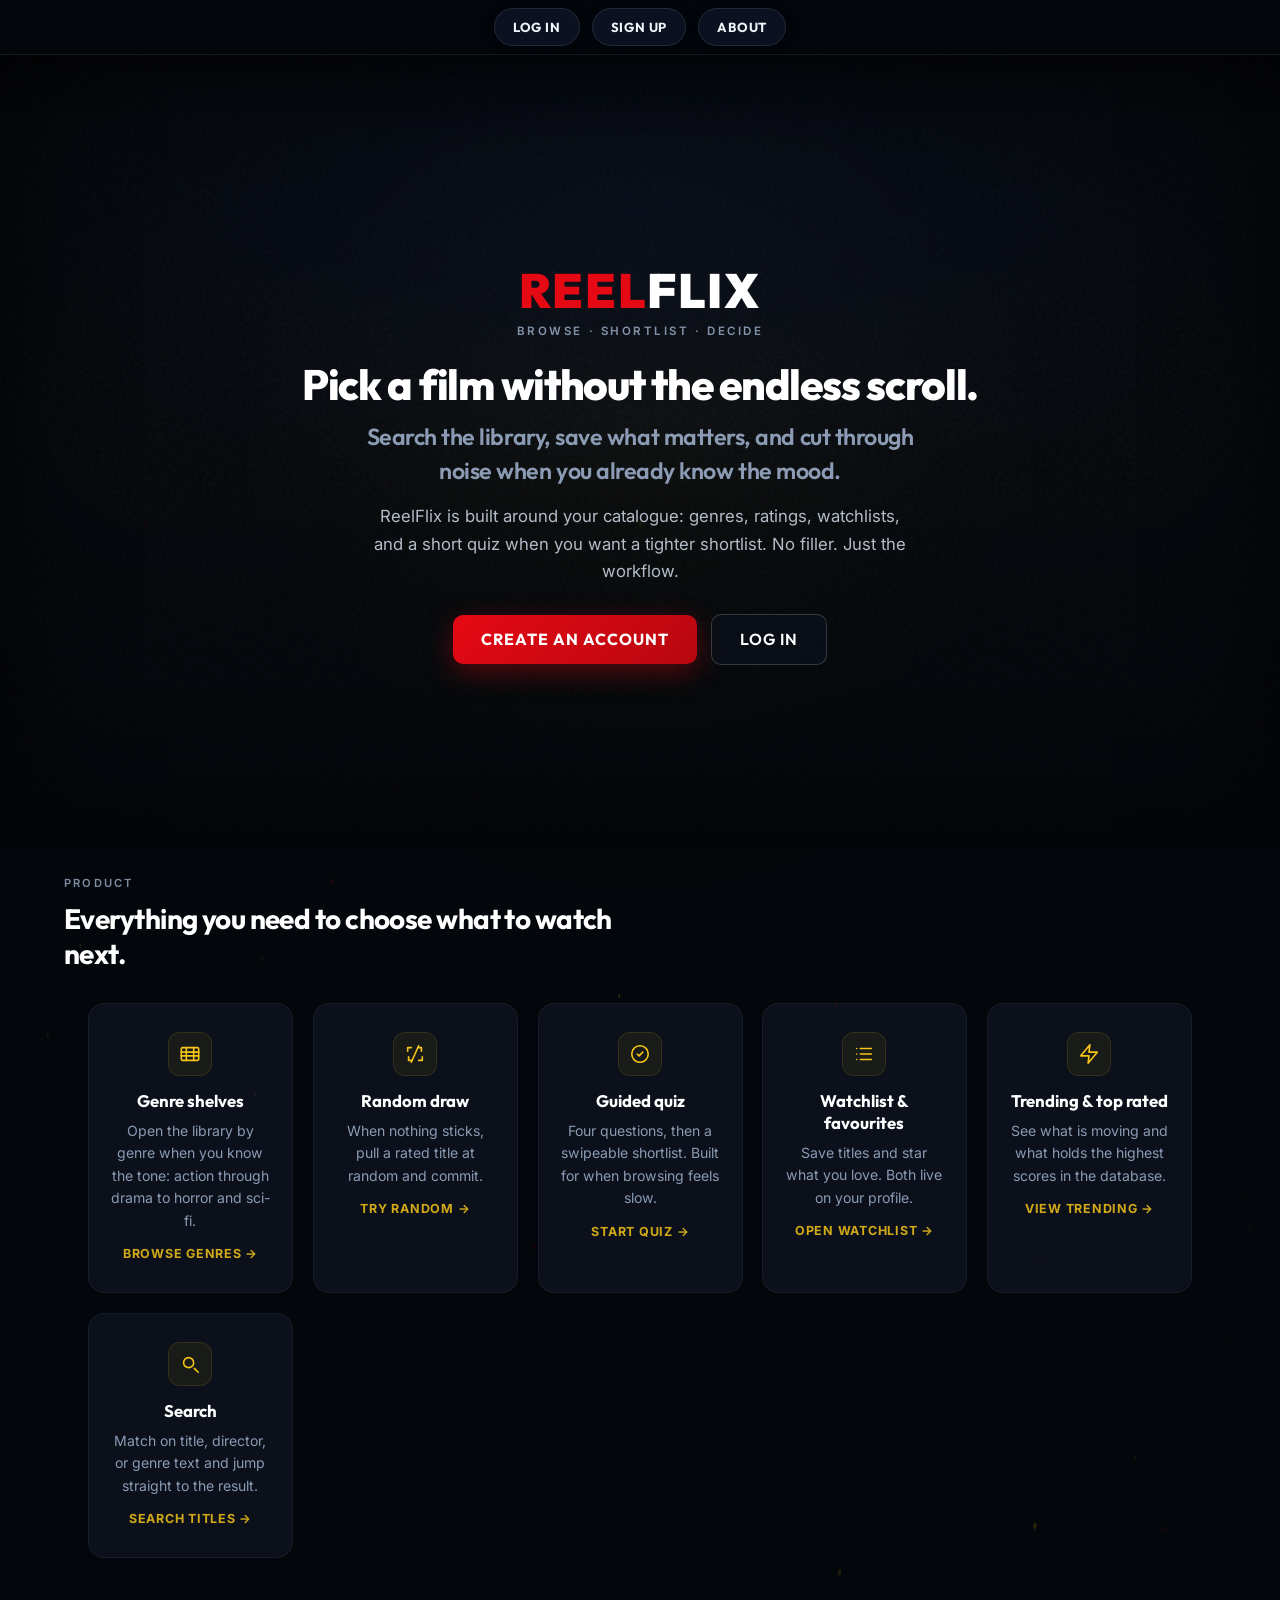
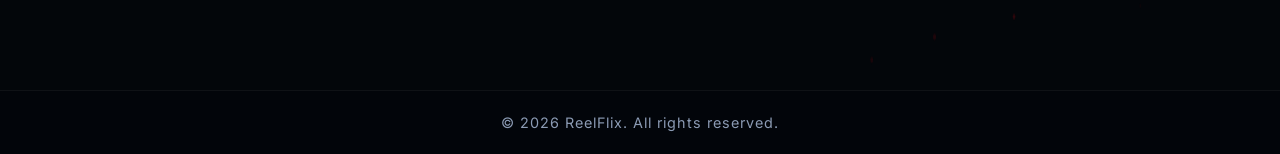
<file: ReelGoodPicks-main/index.html>
<!DOCTYPE html>
<html lang="en">
  <head>
    <meta charset="UTF-8" />
    <meta name="viewport" content="width=device-width, initial-scale=1.0" />
    <meta
      name="description"
      content="ReelFlix — browse your catalogue by genre, keep a watchlist, and decide faster with search and guided picks."
    />
    <title>ReelFlix — Film discovery</title>
    <link rel="icon" type="image/x-icon" href="images/Popcorn-icon.png" />
    <link href="https://cdn.jsdelivr.net/npm/bootstrap@5.3.0/dist/css/bootstrap.min.css" rel="stylesheet" />
    <script src="https://cdn.jsdelivr.net/npm/bootstrap@5.3.0/dist/js/bootstrap.bundle.min.js"></script>
    <link rel="stylesheet" href="css/style.css" />
  </head>

  <body class="page-landing">
    <nav class="nav-bar reveal">
      <ul>
        <li><a href="login.html">Log in</a></li>
        <li><a href="signup.php">Sign up</a></li>
        <li><a href="about.html">About</a></li>
      </ul>
    </nav>

    <section class="landing-hero" aria-labelledby="landing-heading">
      <div class="landing-hero__backdrop" aria-hidden="true">
        <div class="landing-hero__ken"></div>
      </div>
      <div class="landing-hero__scrim" aria-hidden="true"></div>
      <div class="landing-hero__vignette" aria-hidden="true"></div>
      <div class="landing-hero__grain" aria-hidden="true"></div>

      <div class="landing-hero__content">
        <p class="landing-hero__brand reveal r-delay-1" aria-hidden="true">
          <span class="brand-reel">REEL</span><span class="brand-flix">FLIX</span>
        </p>
        <p class="landing-hero__eyebrow reveal r-delay-2">Browse · Shortlist · Decide</p>
        <h1 id="landing-heading" class="landing-hero__title reveal r-delay-3">Pick a film without the endless scroll.</h1>
        <p class="landing-hero__subtitle reveal r-delay-4">
          Search the library, save what matters, and cut through noise when you already know the mood.
        </p>
        <p class="landing-hero__lead reveal r-delay-5">
          ReelFlix is built around your catalogue: genres, ratings, watchlists, and a short quiz when you want a tighter shortlist. No filler. Just the workflow.
        </p>
        <div class="landing-hero__cta reveal r-delay-6">
          <a href="signup.php" class="btn btn-landing-primary">Create an account</a>
          <a href="login.html" class="btn btn-landing-ghost">Log in</a>
        </div>
      </div>
    </section>

    <section class="landing-section" aria-labelledby="features-heading">
      <div class="landing-section__intro reveal">
        <p id="features-heading" class="landing-section__label">Product</p>
        <h2 class="landing-section__title">Everything you need to choose what to watch next.</h2>
      </div>

      <div class="features-grid features-grid--landing">
        <a href="genre.php" class="feature-card feature-card--link reveal">
          <div class="feature-card__icon" aria-hidden="true">
            <svg viewBox="0 0 24 24">
              <rect x="2.5" y="5" width="19" height="14" rx="1.5" />
              <path d="M8 5v14M16 5v14M2.5 10h19M2.5 14h19" />
            </svg>
          </div>
          <h3>Genre shelves</h3>
          <p>Open the library by genre when you know the tone: action through drama to horror and sci-fi.</p>
          <span class="feature-card__cta">Browse genres →</span>
        </a>
        <a href="random.php" class="feature-card feature-card--link reveal">
          <div class="feature-card__icon" aria-hidden="true">
            <svg viewBox="0 0 24 24">
              <path d="M4 9V5h4M20 15v4h-4M15 5h4v4M9 19H5v-4M16 3L8 21" />
            </svg>
          </div>
          <h3>Random draw</h3>
          <p>When nothing sticks, pull a rated title at random and commit.</p>
          <span class="feature-card__cta">Try random →</span>
        </a>
        <a href="test.html" class="feature-card feature-card--link reveal">
          <div class="feature-card__icon" aria-hidden="true">
            <svg viewBox="0 0 24 24">
              <circle cx="12" cy="12" r="9" />
              <path d="M9 12l2 2 4-4" />
            </svg>
          </div>
          <h3>Guided quiz</h3>
          <p>Four questions, then a swipeable shortlist. Built for when browsing feels slow.</p>
          <span class="feature-card__cta">Start quiz →</span>
        </a>
        <a href="watchlist.php" class="feature-card feature-card--link reveal">
          <div class="feature-card__icon" aria-hidden="true">
            <svg viewBox="0 0 24 24">
              <path d="M8 6h12M8 12h12M8 18h12M4 6h.01M4 12h.01M4 18h.01" />
            </svg>
          </div>
          <h3>Watchlist &amp; favourites</h3>
          <p>Save titles and star what you love. Both live on your profile.</p>
          <span class="feature-card__cta">Open watchlist →</span>
        </a>
        <a href="trending.php" class="feature-card feature-card--link reveal">
          <div class="feature-card__icon" aria-hidden="true">
            <svg viewBox="0 0 24 24">
              <path d="M13 2L3 14h9l-1 8 10-12h-9l1-8z" />
            </svg>
          </div>
          <h3>Trending &amp; top rated</h3>
          <p>See what is moving and what holds the highest scores in the database.</p>
          <span class="feature-card__cta">View trending →</span>
        </a>
        <a href="search.php" class="feature-card feature-card--link reveal">
          <div class="feature-card__icon" aria-hidden="true">
            <svg viewBox="0 0 24 24">
              <circle cx="10.5" cy="10.5" r="5.5" />
              <path d="M21 21l-4.3-4.3" />
            </svg>
          </div>
          <h3>Search</h3>
          <p>Match on title, director, or genre text and jump straight to the result.</p>
          <span class="feature-card__cta">Search titles →</span>
        </a>
      </div>
    </section>

    <div class="copyright-wrapper reveal">&copy; 2026 ReelFlix. All rights reserved.</div>

    <script src="https://code.jquery.com/jquery-3.6.0.min.js"></script>
    <script src="js/script.js"></script>
  </body>
</html>
</file>
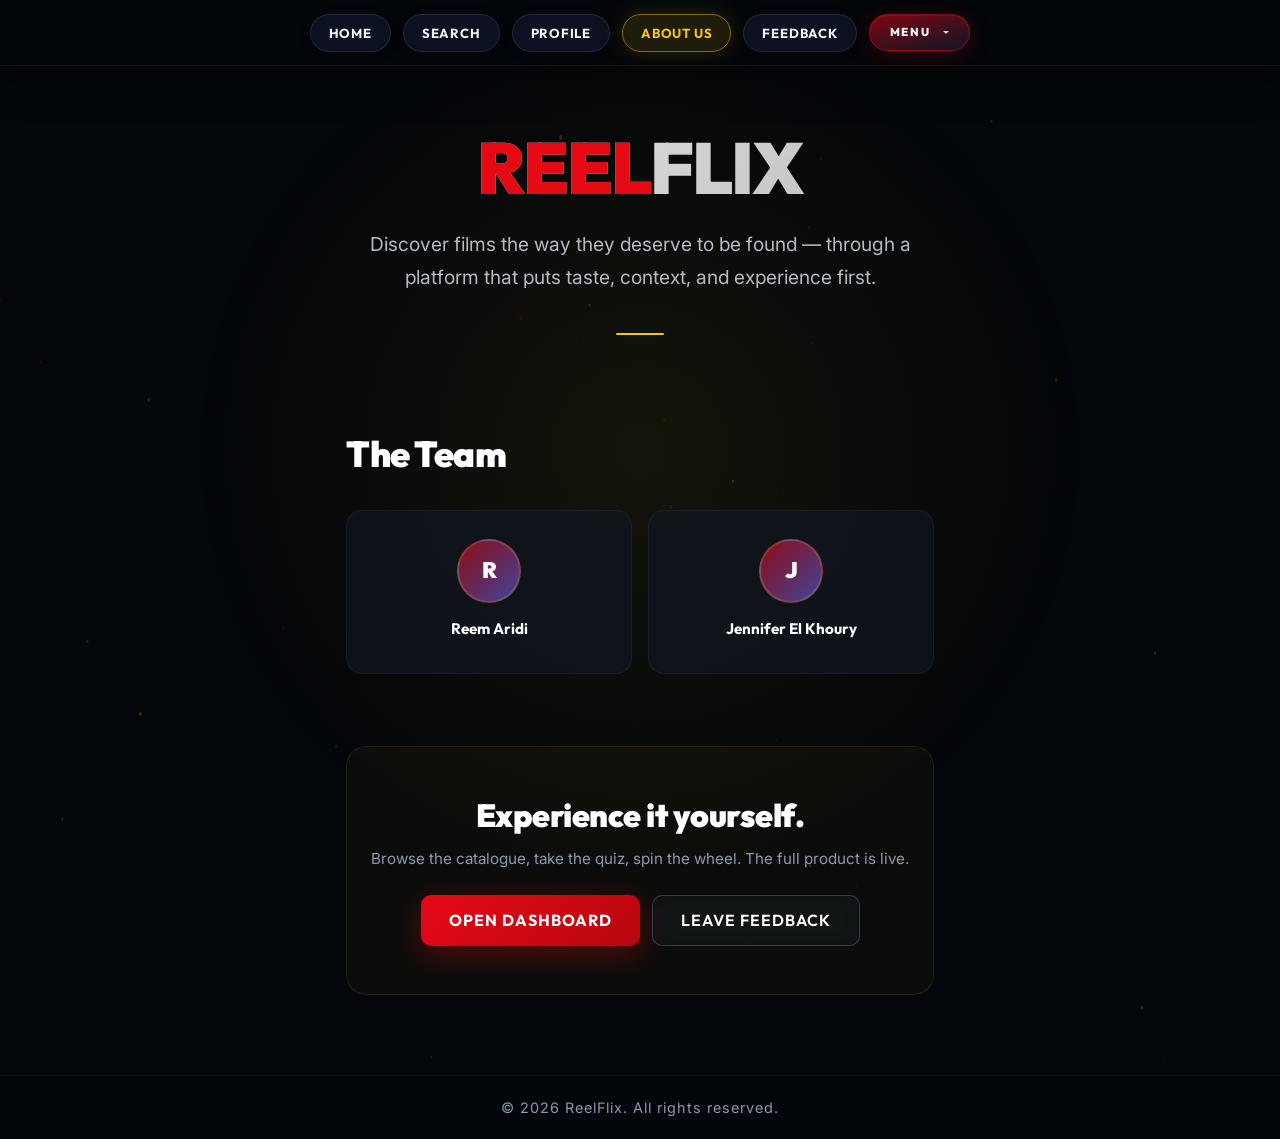
<file: ReelGoodPicks-main/about.html>
<!DOCTYPE html>
<html lang="en">
  <head>
    <meta charset="UTF-8" />
    <meta name="viewport" content="width=device-width, initial-scale=1.0" />
    <meta name="description" content="About ReelFlix — a full-stack cinematic movie discovery platform built as a competitive academic project." />
    <title>About — ReelFlix</title>
    <link rel="icon" type="image/x-icon" href="images/aboutus.png" />
    <link href="https://cdn.jsdelivr.net/npm/bootstrap@5.3.0/dist/css/bootstrap.min.css" rel="stylesheet" />
    <link rel="stylesheet" href="css/style.css" />
    <script src="https://cdn.jsdelivr.net/npm/bootstrap@5.3.0/dist/js/bootstrap.bundle.min.js"></script>
  </head>
  <body>

    <nav class="nav-bar reveal">
      <ul>
        <li><a href="dashboard.php">Home</a></li>
        <li><a href="search.php">Search</a></li>
        <li><a href="profile.php">Profile</a></li>
        <li><a href="about.html">About Us</a></li>
        <li><a href="feedback.php">Feedback</a></li>
        <li>
          <div class="dropdown">
            <button class="btn btn-secondary dropdown-toggle" type="button" data-bs-toggle="dropdown" aria-expanded="false">Menu</button>
            <ul class="dropdown-menu">
              <li><a class="dropdown-item" href="genre.php">Genres</a></li>
              <li><a class="dropdown-item" href="random.php">Surprise Me</a></li>
              <li><a class="dropdown-item" href="watchlist.php">Watchlist</a></li>
              <li><a class="dropdown-item" href="trending.php">Trending</a></li>
              <li><a class="dropdown-item" href="toprated.php">Top Rated</a></li>
              <li><a class="dropdown-item" href="test.html">Movie Quiz</a></li>
              <li><hr class="dropdown-divider" /></li>
              <li><a class="dropdown-item" href="logout.php">Logout</a></li>
            </ul>
          </div>
        </li>
      </ul>
    </nav>

    <!-- Hero -->
    <div class="about-hero-section">
      <h1 class="about-main-title reveal"><span>REEL</span>FLIX</h1>
      <p class="about-mission reveal">
        Discover films the way they deserve to be found — through a platform that puts taste, context, and experience first.
      </p>
      <div class="about-divider reveal"></div>
    </div>

    <div class="about-page">

      <!-- Team -->
      <h2 class="about-team-title reveal">The Team</h2>
      <div class="about-team-grid">
        <div class="team-card reveal">
          <div class="team-avatar">R</div>
          <div class="team-name">Reem Aridi</div>
        </div>
        <div class="team-card reveal">
          <div class="team-avatar">J</div>
          <div class="team-name">Jennifer El Khoury</div>
        </div>
      </div>

      <!-- CTA -->
      <div class="about-cta-section reveal">
        <h2>Experience it yourself.</h2>
        <p>Browse the catalogue, take the quiz, spin the wheel. The full product is live.</p>
        <div style="display:flex;gap:12px;justify-content:center;flex-wrap:wrap;">
          <a href="dashboard.php" class="btn btn-landing-primary">Open Dashboard</a>
          <a href="feedback.php" class="btn btn-landing-ghost">Leave Feedback</a>
        </div>
      </div>

    </div>

    <div class="copyright-wrapper reveal">&copy; 2026 ReelFlix. All rights reserved.</div>

    <script src="https://code.jquery.com/jquery-3.6.0.min.js"></script>
    <script src="js/script.js"></script>
  </body>
</html>
</file>
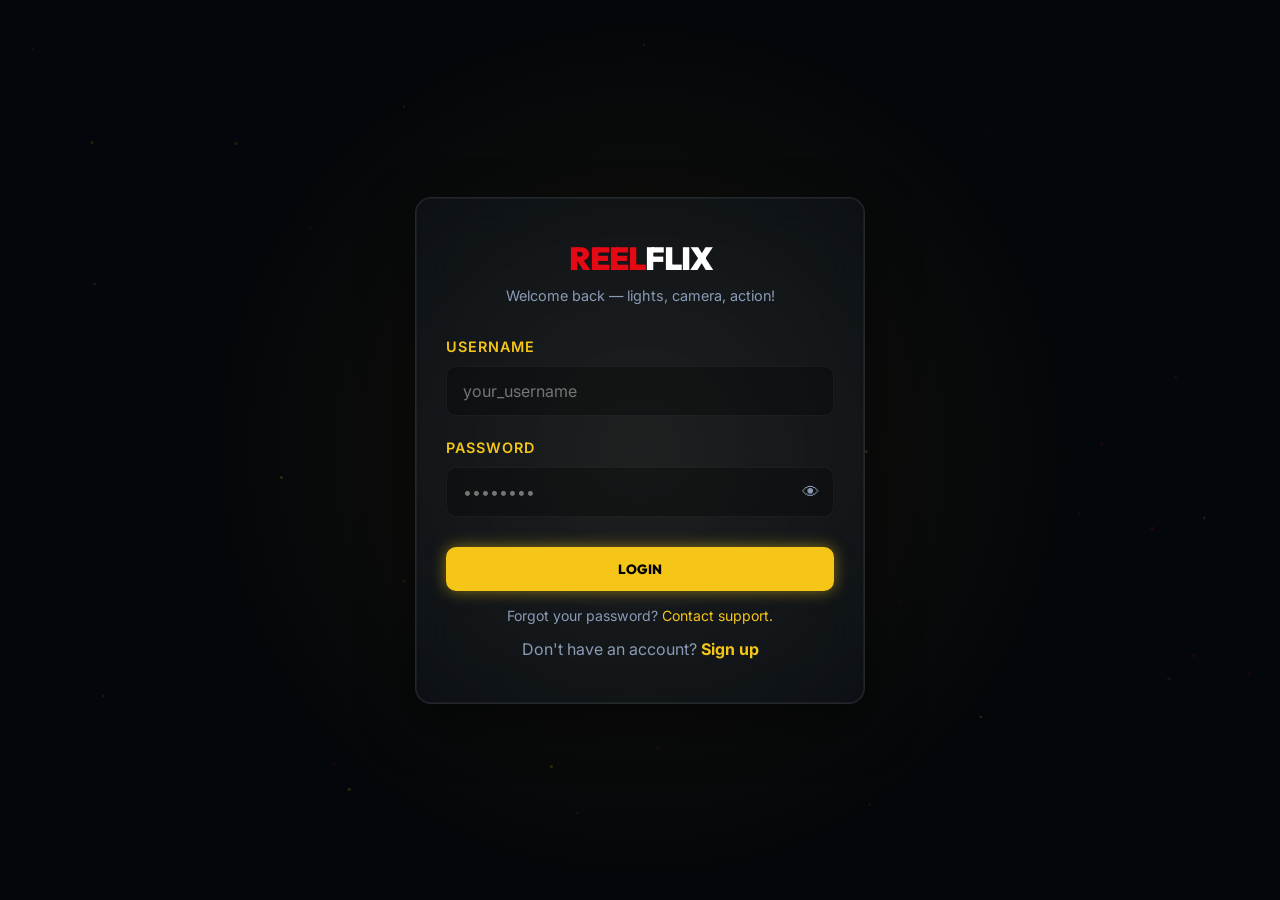
<file: ReelGoodPicks-main/login.html>
<!DOCTYPE html>
<html lang="en">
  <head>
    <meta charset="UTF-8" />
    <meta name="viewport" content="width=device-width, initial-scale=1.0" />
    <meta name="description" content="Log in to ReelFlix and start discovering great movies." />
    <title>Login - ReelFlix</title>
    <link rel="icon" type="image/x-icon" href="images/Popcorn-icon.png" />
    <link rel="stylesheet" href="css/style.css" />
  </head>
  <body style="display:flex;justify-content:center;align-items:center;min-height:100vh;">
    <div class="login-container reveal">

      <div class="auth-logo">
        <h2><span style="color:#e50914;">REEL</span><span style="color:#fff;">FLIX</span></h2>
        <p style="color:var(--muted);font-size:0.9rem;margin-top:4px;">Welcome back — lights, camera, action!</p>
      </div>

      <form id="loginForm" action="loginlogic.php" method="POST">
        <div class="input-group">
          <label for="username">Username</label>
          <input type="text" id="username" name="username" placeholder="your_username" required autocomplete="username" />
        </div>
        <div class="input-group">
          <label for="password">Password</label>
          <div class="input-password-wrapper">
            <input type="password" id="password" name="password" placeholder="••••••••" required autocomplete="current-password" />
            <button type="button" class="toggle-password" title="Show/hide password">👁</button>
          </div>
        </div>
        <button type="submit">Login</button>
      </form>

      <p style="text-align:center;margin-top:14px;color:var(--muted);font-size:0.88rem;">
        Forgot your password? <span style="color:var(--accent);">Contact support.</span>
      </p>
      <p id="signupLink" style="text-align:center;margin-top:10px;">
        Don't have an account? <a href="signup.php">Sign up</a>
      </p>
    </div>

    <script src="https://code.jquery.com/jquery-3.6.0.min.js"></script>
    <script src="js/script.js"></script>
  </body>
</html>
</file>
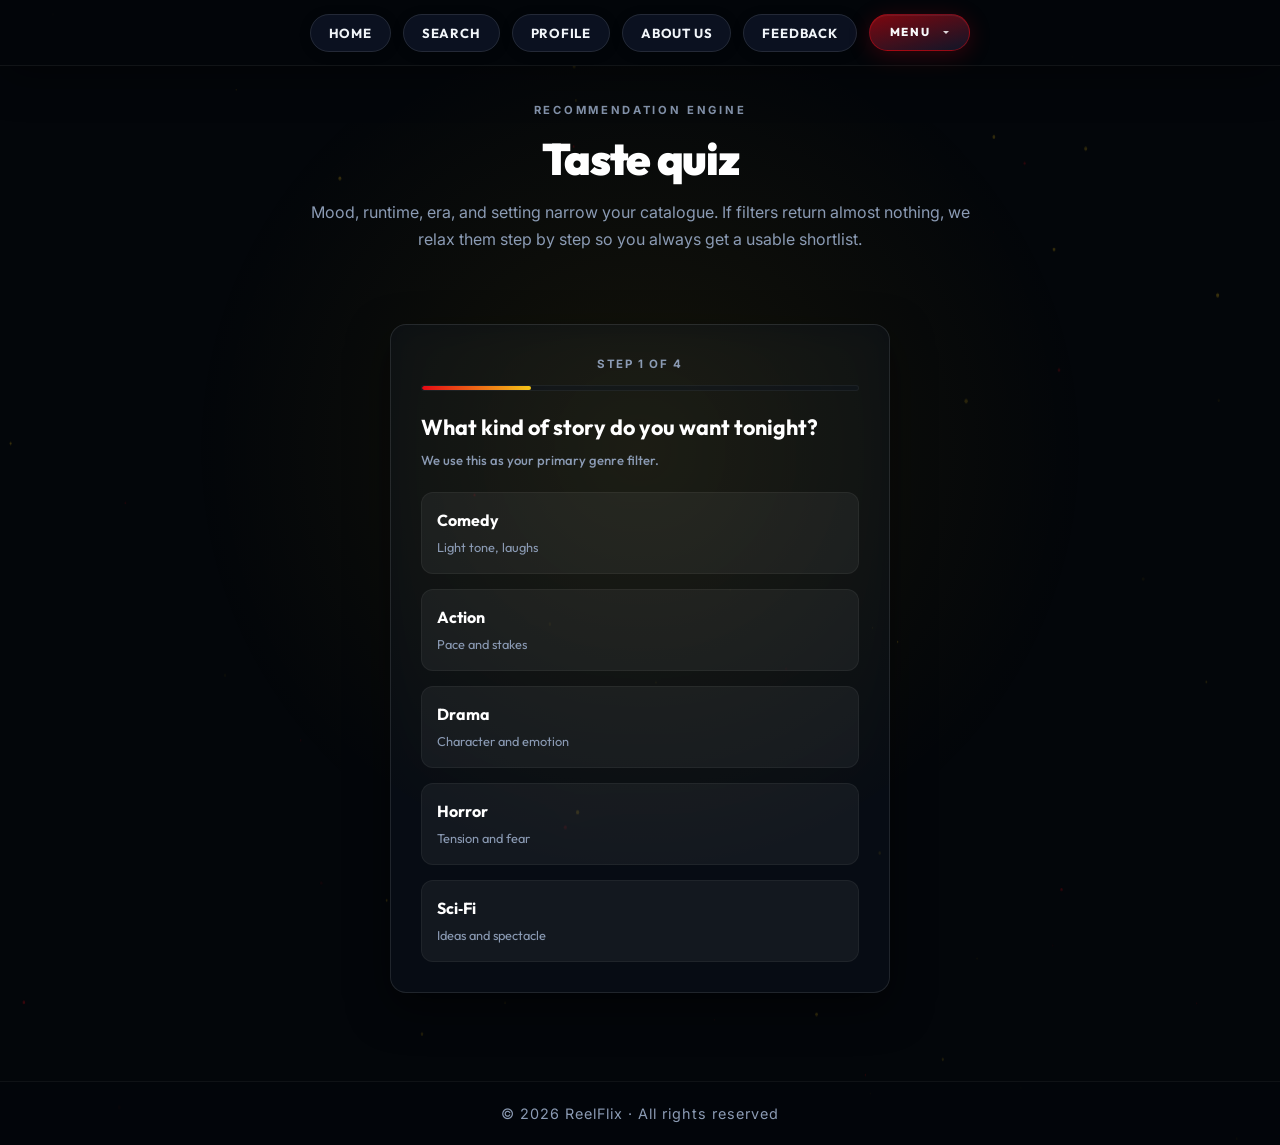
<file: ReelGoodPicks-main/test.html>
<!DOCTYPE html>
<html lang="en">
  <head>
    <meta charset="UTF-8" />
    <meta name="viewport" content="width=device-width, initial-scale=1.0" />
    <meta
      name="description"
      content="ReelFlix taste quiz — four steps, then a ranked shortlist from your catalogue."
    />
    <title>Taste quiz · ReelFlix</title>
    <link rel="icon" type="image/x-icon" href="images/Popcorn-icon.png" />
    <link href="https://cdn.jsdelivr.net/npm/bootstrap@5.3.0/dist/css/bootstrap.min.css" rel="stylesheet" />
    <link rel="stylesheet" href="css/style.css" />
    <script src="https://cdn.jsdelivr.net/npm/bootstrap@5.3.0/dist/js/bootstrap.bundle.min.js"></script>
  </head>

  <body class="quiz-page">
    <nav class="nav-bar reveal">
      <ul>
        <li><a href="dashboard.php">Home</a></li>
        <li><a href="search.php">Search</a></li>
        <li><a href="profile.php">Profile</a></li>
        <li><a href="about.html">About Us</a></li>
        <li><a href="feedback.php">Feedback</a></li>
        <li>
          <div class="dropdown">
            <button class="btn btn-secondary dropdown-toggle quiz-nav-menu" type="button" data-bs-toggle="dropdown" aria-expanded="false">Menu</button>
            <ul class="dropdown-menu">
              <li><a class="dropdown-item" href="genre.php">Genres</a></li>
              <li><a class="dropdown-item" href="random.php">Surprise Me</a></li>
              <li><a class="dropdown-item" href="watchlist.php">Watchlist</a></li>
              <li><a class="dropdown-item" href="trending.php">Trending</a></li>
              <li><a class="dropdown-item" href="toprated.php">Top Rated</a></li>
              <li><hr class="dropdown-divider" /></li>
              <li><a class="dropdown-item" href="logout.php">Logout</a></li>
            </ul>
          </div>
        </li>
      </ul>
    </nav>

    <header class="quiz-page-header reveal">
      <p class="quiz-page-eyebrow">Recommendation engine</p>
      <h1 class="quiz-page-title">Taste quiz</h1>
      <p class="quiz-page-lead">
        Mood, runtime, era, and setting narrow your catalogue. If filters return almost nothing, we relax them step by step so you always get a usable shortlist.
      </p>
    </header>

    <main class="quiz-main" id="testSection">
      <div class="quiz-panel-wrapper">
        <div id="questionCard" class="quiz-panel reveal">
          <p id="questionNumber" class="quiz-step-label">Step 1 of 4</p>
          <div class="quiz-progress-track">
            <div id="progressBar" class="quiz-progress-fill"></div>
          </div>
          <h2 id="questionText" class="quiz-question-heading"><span class="quiz-q-main">Loading…</span></h2>
          <div id="optionsContainer" class="quiz-options"></div>
        </div>
      </div>
    </main>

    <section id="swipeSection" class="quiz-swipe-section" style="display: none">
      <div class="quiz-results-inner">
        <header id="quizResultsHead" class="quiz-results-head"></header>
        <div id="quizSwipeDeck" class="quiz-swipe-deck">
          <div id="movieContent" class="swipe-card quiz-movie-card"></div>
        </div>
        <div class="swipe-buttons quiz-swipe-actions">
          <button id="noButton" type="button" class="btn btn-danger quiz-action-btn">Skip</button>
          <button id="yesButton" type="button" class="btn btn-primary quiz-action-btn">Save to watchlist</button>
        </div>
        <p class="quiz-swipe-hint">Drag the card right to save, left to skip — or use the buttons.</p>
      </div>
    </section>

    <div class="copyright-wrapper reveal">&copy; 2026 ReelFlix · All rights reserved</div>

    <script src="https://code.jquery.com/jquery-3.6.0.min.js"></script>
    <script src="js/script.js"></script>
  </body>
</html>
</file>
<file: ReelGoodPicks-main/css/style.css>
@import url('https://fonts.googleapis.com/css2?family=Outfit:wght@300;400;600;800;900&family=Inter:wght@300;400;500;600;700&display=swap');

:root {
  --bg: #03060a;
  --surface: rgba(15, 23, 36, 0.4);
  --card: rgba(17, 24, 39, 0.6);
  --muted: #8b9bb4;
  --accent: #f5c518;
  /* Cinematic Gold */
  --accent-glow: rgba(245, 197, 24, 0.5);
  --accent-strong: #e50914;
  /* Action Red */
  --accent-strong-glow: rgba(229, 9, 20, 0.5);
  --text: #ffffff;
  --glass-border: rgba(255, 255, 255, 0.05);
  --glass-highlight: rgba(255, 255, 255, 0.1);
  --max-width: 1200px;
  --radius: 16px;
  /* Cursor tracking variables - updated by JS */
  --mouse-x: 50%;
  --mouse-y: 50%;
}

* {
  box-sizing: border-box;
  margin: 0;
  padding: 0;
}

/* Cinematic Scrollbar */
::-webkit-scrollbar {
  width: 8px;
}
::-webkit-scrollbar-track {
  background: var(--bg);
}
::-webkit-scrollbar-thumb {
  background: rgba(229, 9, 20, 0.4);
  border-radius: 10px;
}
::-webkit-scrollbar-thumb:hover {
  background: rgba(229, 9, 20, 0.8);
}

html,
body {
  min-height: 100vh;
  overflow-x: hidden;
}

body {
  font-family: 'Inter', system-ui, sans-serif;
  background-color: var(--bg);
  color: var(--text);
  font-size: 16px;
  line-height: 1.6;
  position: relative;
  display: flex;
  flex-direction: column;
  min-height: 100vh;
  overflow-wrap: break-word;
  word-wrap: break-word;
  opacity: 0;
  animation: pageFadeIn 0.5s cubic-bezier(0.16, 1, 0.3, 1) forwards;
}

@keyframes pageFadeIn {
  from { opacity: 0; transform: translateY(15px); }
  to { opacity: 1; transform: translateY(0); }
}

body.fade-out {
  opacity: 0 !important;
  transform: translateY(-8px) !important;
  transition: opacity 0.18s ease, transform 0.18s ease !important;
}

/* Dynamic Cursor Gradient Background */
body::before {
  content: "";
  position: fixed;
  top: 0;
  left: 0;
  width: 100vw;
  height: 100vh;
  background: radial-gradient(circle 600px at var(--mouse-x) var(--mouse-y),
      var(--bg-glow-color, rgba(245, 197, 24, 0.08)),
      transparent 75%);
  z-index: -1;
  pointer-events: none;
  transition: background 0.3s ease;
}

h1,
h2,
h3,
h4,
.nav-bar a,
.btn {
  font-family: 'Outfit', sans-serif;
  line-height: 1.3;
}

a {
  color: inherit;
  text-decoration: none;
  transition: color 0.3s ease;
}

img {
  max-width: 100%;
  display: block;
}

/* Nav */
.nav-bar {
  position: sticky;
  top: 0;
  z-index: 1000;
  background: rgba(3, 6, 10, 0.94);
  backdrop-filter: blur(18px) saturate(140%);
  -webkit-backdrop-filter: blur(18px) saturate(140%);
  border-bottom: 1px solid rgba(255, 255, 255, 0.06);
  box-shadow: 0 12px 40px rgba(0, 0, 0, 0.35);
}

.nav-bar > ul {
  list-style: none;
  display: flex;
  flex-wrap: wrap;
  gap: 12px;
  align-items: center;
  justify-content: center;
  padding: 14px 20px;
  margin: 0 auto;
  max-width: var(--max-width);
}

.nav-bar a:not(.dropdown-item) {
  padding: 10px 18px;
  border-radius: 999px;
  color: #f1f5f9;
  font-family: 'Outfit', sans-serif;
  font-weight: 700;
  font-size: 0.82rem;
  letter-spacing: 0.06em;
  text-transform: uppercase;
  transition: color 0.25s ease, background 0.25s ease, border-color 0.25s ease, transform 0.25s ease, box-shadow 0.25s ease;
  background: rgba(15, 23, 42, 0.72);
  border: 1px solid rgba(255, 255, 255, 0.1);
  box-shadow: 0 2px 12px rgba(0, 0, 0, 0.2);
}

.nav-bar a:not(.dropdown-item):hover {
  color: var(--accent);
  background: rgba(245, 197, 24, 0.08);
  border-color: rgba(245, 197, 24, 0.35);
  transform: translateY(-1px);
  box-shadow: 0 4px 20px rgba(245, 197, 24, 0.12);
  text-shadow: none;
}

/* Bootstrap “Menu” button — override grey / white default */
.nav-bar .dropdown .btn.btn-secondary.dropdown-toggle {
  padding: 10px 20px;
  border-radius: 999px;
  font-family: 'Outfit', sans-serif;
  font-weight: 800;
  font-size: 0.72rem;
  letter-spacing: 0.14em;
  text-transform: uppercase;
  color: #f8fafc !important;
  background: linear-gradient(165deg, rgba(229, 9, 20, 0.55), rgba(15, 23, 42, 0.95)) !important;
  border: 1px solid rgba(229, 9, 20, 0.45) !important;
  box-shadow: 0 4px 22px rgba(229, 9, 20, 0.22), inset 0 1px 0 rgba(255, 255, 255, 0.06);
  transition: transform 0.25s ease, box-shadow 0.25s ease, filter 0.25s ease;
}

.nav-bar .dropdown .btn.btn-secondary.dropdown-toggle:hover,
.nav-bar .dropdown .btn.btn-secondary.dropdown-toggle:focus-visible {
  color: #fff !important;
  background: linear-gradient(165deg, rgba(229, 9, 20, 0.85), rgba(30, 41, 59, 0.98)) !important;
  border-color: rgba(245, 197, 24, 0.35) !important;
  box-shadow: 0 6px 28px rgba(229, 9, 20, 0.35), 0 0 24px rgba(245, 197, 24, 0.12);
  transform: translateY(-2px);
}

.nav-bar .dropdown .btn.btn-secondary.dropdown-toggle.show {
  color: #fff !important;
  border-color: rgba(245, 197, 24, 0.45) !important;
  box-shadow: 0 0 0 2px rgba(229, 9, 20, 0.25);
}

.nav-bar .dropdown-toggle::after {
  margin-left: 0.45em;
  vertical-align: 0.15em;
  border-top-color: rgba(248, 250, 252, 0.85);
}

.nav-bar .dropdown-menu {
  z-index: 1060;
  background: rgba(11, 15, 22, 0.97);
  border: 1px solid rgba(255, 255, 255, 0.08);
  border-radius: 14px;
  padding: 8px;
  margin-top: 12px !important;
  min-width: 220px;
  box-shadow: 0 28px 56px rgba(0, 0, 0, 0.55), 0 0 1px rgba(255, 255, 255, 0.06);
  backdrop-filter: blur(18px);
  -webkit-backdrop-filter: blur(18px);
}

.nav-bar .dropdown-item {
  color: rgba(226, 232, 240, 0.95);
  border-radius: 10px;
  padding: 11px 14px;
  font-family: 'Inter', sans-serif;
  font-weight: 600;
  font-size: 0.9rem;
  letter-spacing: 0.01em;
  transition: background 0.2s ease, color 0.2s ease;
}

.nav-bar .dropdown-item:hover,
.nav-bar .dropdown-item:focus {
  background: rgba(245, 197, 24, 0.12);
  color: var(--accent);
}

.nav-bar .dropdown-divider {
  margin: 8px 6px;
  border-color: rgba(255, 255, 255, 0.07);
}

/* Header / hero */
.header,
.search-page-header {
  padding: 60px 20px 30px;
  text-align: center;
  position: relative;
  overflow: hidden;
}

.header h1,
.search-page-header h1 {
  font-size: clamp(28px, 5vw, 48px);
  font-weight: 800;
  letter-spacing: -0.5px;
  color: var(--text);
}

.search-page-header p {
  color: var(--muted);
  font-size: 1rem;
  margin-top: 6px;
}

.header h2 {
  margin-top: 15px;
  color: var(--muted);
  font-weight: 400;
  font-size: clamp(18px, 3vw, 24px);
}

/* Main Content Wrapper */
.main-content,
.index {
  max-width: var(--max-width);
  margin: 0 auto;
  padding: 40px 24px;
  display: flex;
  flex-direction: column;
  align-items: center;
  flex: 1;
}

.index h2 {
  text-align: center;
  margin-bottom: 10px;
}

.index p {
  text-align: center;
  color: var(--muted);
  font-size: 1.1rem;
  margin-bottom: 30px;
}

.index img {
  border-radius: var(--radius);
  box-shadow: 0 10px 30px rgba(0, 0, 0, 0.5);
  max-width: 600px;
  width: 100%;
}

/* Buttons */
.btn {
  display: inline-flex;
  align-items: center;
  justify-content: center;
  gap: 8px;
  cursor: pointer;
  border-radius: 12px;
  padding: 10px 20px;
  border: 1px solid var(--glass-highlight);
  font-weight: 700;
  text-transform: uppercase;
  letter-spacing: 1px;
  transition: all 0.3s cubic-bezier(0.4, 0, 0.2, 1);
  position: relative;
  overflow: hidden;
  z-index: 1;
}

.btn::before {
  content: '';
  position: absolute;
  top: 0;
  left: 0;
  width: 100%;
  height: 100%;
  background: linear-gradient(45deg, rgba(255, 255, 255, 0.1), transparent);
  z-index: -1;
  opacity: 0;
  transition: opacity 0.3s ease;
}

.btn:hover::before {
  opacity: 1;
}

.btn-primary {
  background: var(--accent);
  color: #000 !important;
  border-color: var(--accent);
  box-shadow: 0 0 15px var(--accent-glow);
}

.btn-primary:hover {
  transform: translateY(-3px) scale(1.02);
  box-shadow: 0 0 25px var(--accent-glow);
}

.btn-danger {
  background: var(--accent-strong);
  color: #fff !important;
  border-color: var(--accent-strong);
  box-shadow: 0 0 15px var(--accent-strong-glow);
}

.btn-danger:hover {
  transform: translateY(-3px) scale(1.02);
  box-shadow: 0 0 25px var(--accent-strong-glow);
}

.btn-sm {
  padding: 6px 12px;
  font-size: 0.85rem;
  border-radius: 8px;
}

/* Forms Container (Login/Signup) */
.login-container,
.signup-container {
  max-width: 450px;
  width: 90%;
  margin: 40px auto;
  padding: 40px 30px;
  background: var(--surface);
  backdrop-filter: blur(20px);
  -webkit-backdrop-filter: blur(20px);
  border-radius: var(--radius);
  border: 1px solid var(--glass-highlight);
  box-shadow: 0 20px 50px rgba(0, 0, 0, 0.5), inset 0 0 0 1px var(--glass-border);
  position: relative;
  overflow: hidden;
}

.login-container::before,
.signup-container::before {
  content: '';
  position: absolute;
  top: -50%;
  left: -50%;
  width: 200%;
  height: 200%;
  background: radial-gradient(circle, var(--glass-highlight) 0%, transparent 60%);
  opacity: 0.5;
  pointer-events: none;
  z-index: -1;
}

.input-group {
  display: flex;
  flex-direction: column;
  gap: 8px;
  margin-bottom: 20px;
}

.input-group label {
  font-size: 0.9rem;
  color: var(--accent);
  font-weight: 600;
  text-transform: uppercase;
  letter-spacing: 1px;
}

.input-group input,
.input-group textarea,
select {
  padding: 14px 16px;
  border-radius: 10px;
  border: 1px solid var(--glass-border);
  background: rgba(0, 0, 0, 0.3);
  color: var(--text);
  font-family: 'Inter', sans-serif;
  font-size: 1rem;
  transition: all 0.3s ease;
}

.input-group input:focus,
.input-group textarea:focus,
select:focus {
  outline: none;
  border-color: var(--accent);
  box-shadow: 0 0 15px rgba(245, 197, 24, 0.2);
  background: rgba(0, 0, 0, 0.5);
}

.login-container button[type="submit"],
.signup-container button[type="submit"] {
  width: 100%;
  padding: 14px;
  background: var(--accent);
  color: #000;
  font-weight: 800;
  font-family: 'Outfit', sans-serif;
  text-transform: uppercase;
  border: none;
  border-radius: 10px;
  cursor: pointer;
  transition: all 0.3s ease;
  box-shadow: 0 0 15px var(--accent-glow);
  margin-top: 10px;
}

.login-container button[type="submit"]:hover,
.signup-container button[type="submit"]:hover {
  transform: translateY(-2px);
  box-shadow: 0 0 25px var(--accent-glow);
}

.login-container p,
.signup-container p {
  text-align: center;
  margin-top: 20px;
  color: var(--muted);
}

.login-container a,
.signup-container a {
  color: var(--accent);
  font-weight: 700;
}

.login-container a:hover,
.signup-container a:hover {
  text-decoration: underline;
}

/* Genre Picker Page */
.genre-picker-page {
  max-width: 960px;
  margin: 0 auto;
  padding: 60px 24px 80px;
  display: flex;
  flex-direction: column;
  align-items: center;
}

.genre-picker-eyebrow {
  font-size: 0.72rem;
  font-weight: 700;
  letter-spacing: 0.2em;
  text-transform: uppercase;
  color: var(--accent);
  margin-bottom: 12px;
  text-align: center;
}

.genre-picker-title {
  font-family: 'Outfit', sans-serif;
  font-weight: 900;
  font-size: clamp(32px, 6vw, 60px);
  letter-spacing: -1.5px;
  text-align: center;
  margin-bottom: 14px;
  background: linear-gradient(140deg, #ffffff 0%, rgba(255,255,255,0.7) 100%);
  -webkit-background-clip: text;
  -webkit-text-fill-color: transparent;
  background-clip: text;
}

.genre-picker-sub {
  color: var(--muted);
  font-size: 1rem;
  text-align: center;
  margin-bottom: 52px;
  max-width: 440px;
}

.genre-picker-grid {
  display: grid;
  grid-template-columns: repeat(auto-fill, minmax(180px, 1fr));
  gap: 16px;
  width: 100%;
}

.genreCard {
  display: flex;
  align-items: center;
  justify-content: center;
  padding: 22px 16px;
  border-radius: 14px;
  font-weight: 700;
  font-family: 'Outfit', sans-serif;
  font-size: 0.88rem;
  letter-spacing: 0.12em;
  text-transform: uppercase;
  color: var(--accent);
  background: rgba(245, 197, 24, 0.06);
  border: 1px solid rgba(245, 197, 24, 0.22);
  box-shadow: 0 0 0 0 rgba(245, 197, 24, 0);
  transition: background 0.3s ease, border-color 0.3s ease, box-shadow 0.3s ease, transform 0.3s ease, color 0.3s ease;
  position: relative;
  overflow: hidden;
  cursor: pointer;
  text-decoration: none;
}

.genreCard::before {
  content: '';
  position: absolute;
  inset: 0;
  background: linear-gradient(135deg, rgba(245, 197, 24, 0.08), transparent);
  opacity: 0;
  transition: opacity 0.3s ease;
}

.genreCard:hover {
  background: rgba(245, 197, 24, 0.12);
  border-color: rgba(245, 197, 24, 0.6);
  box-shadow: 0 0 28px rgba(245, 197, 24, 0.25), 0 8px 24px rgba(0, 0, 0, 0.4);
  transform: translateY(-4px);
  color: #fff;
}

.genreCard:hover::before { opacity: 1; }

.genreCard.genre-all {
  border-color: rgba(255, 255, 255, 0.18);
  color: rgba(255, 255, 255, 0.7);
  background: rgba(255, 255, 255, 0.04);
}

.genreCard.genre-all:hover {
  border-color: rgba(255, 255, 255, 0.45);
  background: rgba(255, 255, 255, 0.08);
  box-shadow: 0 0 28px rgba(255, 255, 255, 0.1), 0 8px 24px rgba(0, 0, 0, 0.4);
  color: #fff;
}

/* Movie Grid */
.movie-grid,
#movieList {
  display: grid;
  grid-template-columns: repeat(auto-fill, minmax(175px, 1fr));
  gap: 16px;
  width: 100%;
  margin: 20px 0 50px;
}

.movie-card {
  background: var(--card);
  backdrop-filter: blur(10px);
  -webkit-backdrop-filter: blur(10px);
  border-radius: var(--radius);
  padding: 10px;
  display: flex;
  flex-direction: column;
  gap: 8px;
  box-shadow: 0 10px 30px rgba(0, 0, 0, 0.4);
  border: 1px solid var(--glass-border);
  transition: border-color 0.4s ease, box-shadow 0.4s ease, transform 0.1s; /* JS handles transform now */
  position: relative;
  cursor: pointer;
  transform-style: preserve-3d;
  will-change: transform;
}

.movie-card:hover {
  border-color: var(--glass-highlight);
  box-shadow: 0 30px 60px rgba(0, 0, 0, 0.8), 0 0 30px rgba(255, 255, 255, 0.05);
}

/* 3D tilt glass glare */
.movie-card::after {
  content: '';
  position: absolute;
  inset: 0;
  border-radius: inherit;
  background: radial-gradient(
    circle at var(--glare-x, 50%) var(--glare-y, 50%),
    rgba(255, 255, 255, 0.18) 0%,
    transparent 65%
  );
  pointer-events: none;
  opacity: 0;
  transition: opacity 0.3s ease;
  z-index: 3;
}

.movie-card:hover::after {
  opacity: 1;
}

.movie-card img {
  width: 100%;
  height: 210px;
  border-radius: 10px;
  object-fit: cover;
  position: relative;
  z-index: 2;
  transition: transform 0.5s ease;
  transform: translateZ(20px); /* 3D pop */
}

.ambient-glow {
  position: absolute;
  top: 16px;
  left: 16px;
  width: calc(100% - 32px);
  height: 210px;
  filter: blur(25px) saturate(200%) brightness(0.8);
  z-index: 0;
  opacity: 0;
  transition: opacity 0.6s ease;
  pointer-events: none;
}

.movie-card:hover .ambient-glow {
  opacity: 1;
}

.movie-card:hover img {
  transform: translateZ(30px) scale(1.03);
}

.movie-card h3 {
  margin: 5px 0 0;
  font-size: 1.2rem;
  color: var(--text);
  font-weight: 700;
  line-height: 1.2;
}

.movie-card p.movie-description {
  color: var(--muted);
  font-size: 0.9rem;
  display: -webkit-box;
  -webkit-line-clamp: 3;
  -webkit-box-orient: vertical;
  overflow: hidden;
  margin-bottom: auto;
}

.movie-card .actions {
  display: flex;
  gap: 8px;
  margin-top: 10px;
}

/* Footer */
.copyright-wrapper {
  background: rgba(3, 6, 10, 0.8);
  backdrop-filter: blur(10px);
  color: var(--muted);
  text-align: center;
  padding: 20px;
  margin-top: auto;
  border-top: 1px solid var(--glass-border);
  font-size: 0.9rem;
  letter-spacing: 1px;
}

/* Question/Test UI */
#questionCard {
  width: 100%;
  max-width: 500px;
  margin: 40px auto;
  background: var(--surface);
  backdrop-filter: blur(15px);
  border-radius: var(--radius);
  padding: 30px;
  box-shadow: 0 15px 40px rgba(0, 0, 0, 0.5);
  border: 1px solid var(--glass-highlight);
  text-align: center;
}

/* Skeleton Loaders */
.skeleton {
  background: linear-gradient(90deg, rgba(255,255,255,0.03) 25%, rgba(255,255,255,0.08) 50%, rgba(255,255,255,0.03) 75%);
  background-size: 200% 100%;
  animation: skeletonLoading 1.5s infinite linear;
}

@keyframes skeletonLoading {
  0% { background-position: 200% 0; }
  100% { background-position: -200% 0; }
}

.skeleton-card {
  background: var(--card);
  border: 1px solid var(--glass-border);
  border-radius: var(--radius);
  padding: 16px;
  display: flex;
  flex-direction: column;
  gap: 12px;
  overflow: hidden;
}

.skeleton-poster {
  width: 100%;
  height: 350px;
  border-radius: 10px;
}

.skeleton-line {
  height: 14px;
  border-radius: 8px;
}

.skeleton-line.wide  { width: 85%; }
.skeleton-line.mid   { width: 60%; }
.skeleton-line.short { width: 40%; }

/* Staggered card entrance */
.movie-card {
  animation: cardEntrance 0.5s cubic-bezier(0.16, 1, 0.3, 1) both;
}

@keyframes cardEntrance {
  from { opacity: 0; transform: translateY(24px) scale(0.97); }
  to   { opacity: 1; transform: translateY(0) scale(1); }
}

#optionsContainer {
  display: grid;
  grid-template-columns: 1fr;
  gap: 15px;
  margin-top: 20px;
}

#optionsContainer button {
  padding: 15px;
  border-radius: 12px;
  background: rgba(255, 255, 255, 0.05);
  color: var(--text);
  border: 1px solid var(--glass-border);
  font-family: 'Outfit', sans-serif;
  font-weight: 600;
  font-size: 1rem;
  cursor: pointer;
  transition: all 0.3s ease;
}

#optionsContainer button:hover {
  background: var(--accent-strong);
  border-color: var(--accent-strong);
  transform: translateY(-2px);
  box-shadow: 0 5px 15px var(--accent-strong-glow);
}

/* --- Scroll Reveal Animations --- */
.reveal {
  opacity: 0;
  transform: translateY(40px);
  transition: all 0.8s cubic-bezier(0.5, 0, 0, 1);
  will-change: opacity, transform;
}

.reveal.active {
  opacity: 1;
  transform: translateY(0);
}

/* Add delays for grid items */
.movie-grid>div:nth-child(2n) {
  transition-delay: 0.1s;
}

.movie-grid>div:nth-child(3n) {
  transition-delay: 0.2s;
}

.movie-grid>div:nth-child(4n) {
  transition-delay: 0.3s;
}

/* --- Click to Enter Overlay --- */
#click-to-enter {
  position: fixed;
  top: 0;
  left: 0;
  width: 100vw;
  height: 100vh;
  background-color: var(--bg);
  z-index: 10000;
  display: flex;
  justify-content: center;
  align-items: center;
}

.btn-spider {
  background: var(--accent-strong);
  color: #fff !important;
  font-size: 1.5rem;
  padding: 20px 40px;
  animation: pulseSpider 2s infinite;
  text-transform: uppercase;
  font-family: 'Outfit', sans-serif;
  font-weight: 900;
  border: 2px solid #fff;
}

@keyframes pulseSpider {
  0% {
    transform: scale(1);
    box-shadow: 0 0 0 0 rgba(229, 9, 20, 0.7);
  }

  70% {
    transform: scale(1.05);
    box-shadow: 0 0 0 20px rgba(229, 9, 20, 0);
  }

  100% {
    transform: scale(1);
    box-shadow: 0 0 0 0 rgba(229, 9, 20, 0);
  }
}

/* --- Spider-Man Cinematic Intro --- */
#click-to-enter {
  position: fixed;
  inset: 0;
  z-index: 10000;
  display: flex;
  align-items: center;
  justify-content: center;
  background: #000;
}

.btn-spider {
  font-size: 1.1rem;
  font-weight: 800;
  letter-spacing: 3px;
  padding: 18px 46px;
  border-radius: 50px;
  text-transform: uppercase;
  background: transparent;
  color: #fff;
  border: 2px solid rgba(229,9,20,0.8);
  position: relative;
  overflow: hidden;
  transition: all 0.3s ease;
  animation: spiderPulse 2s cubic-bezier(0.4, 0, 0.2, 1) infinite;
}

.btn-spider::before {
  content: '';
  position: absolute;
  top: 0; left: -100%; width: 100%; height: 100%;
  background: linear-gradient(90deg, transparent, rgba(229,9,20,0.4), transparent);
  transition: left 0.5s ease;
}
.btn-spider:hover { background: rgba(229,9,20,0.2); box-shadow: 0 0 30px rgba(229,9,20,0.8); }
.btn-spider:hover::before { left: 100%; }

@keyframes spiderPulse {
  0%, 100% { box-shadow: 0 0 0 0 rgba(229,9,20,0.8); transform: scale(1); }
  50%       { box-shadow: 0 0 0 25px rgba(229,9,20,0); transform: scale(1.03); }
}

#spiderman-intro {
  position: fixed;
  inset: 0;
  width: 100vw;
  height: 100vh;
  background: radial-gradient(circle at center, #0a0a1a 0%, #000 100%);
  z-index: 9999;
  display: flex;
  justify-content: center;
  align-items: center;
  overflow: hidden;
  transition: opacity 1.2s cubic-bezier(0.16, 1, 0.3, 1);
}

/* Background flash on impact */
.bg-flash {
  animation: introBgFlash 2.5s cubic-bezier(0.16, 1, 0.3, 1) forwards;
}

@keyframes introBgFlash {
  0%   { background: radial-gradient(circle at center, #fff 0%, #0a0a1a 100%); }
  10%  { background: radial-gradient(circle at center, rgba(229,9,20,0.8) 0%, #000 100%); }
  100% { background: radial-gradient(circle at center, #0a0a1a 0%, #000 100%); }
}

/* Global Screen Shake */
.screen-shake {
  animation: extremeShake 0.6s cubic-bezier(0.36, 0.07, 0.19, 0.97) both;
}

@keyframes extremeShake {
  0%, 100% { transform: translate(0, 0) rotate(0deg); }
  10% { transform: translate(-15px, -15px) rotate(-2deg); }
  20% { transform: translate(15px, 15px) rotate(2deg); }
  30% { transform: translate(-10px, 10px) rotate(-1deg); }
  40% { transform: translate(10px, -10px) rotate(1deg); }
  50% { transform: translate(-5px, -5px) rotate(0deg); }
  60% { transform: translate(5px, 5px) rotate(0deg); }
}

#spiderman-intro[style*="opacity: 0"],
#spiderman-intro[style*="opacity:0"] {
  pointer-events: none;
}

/* Spider-Man character */
.spidey-character {
  position: absolute;
  top: 50%;
  left: 50%;
  width: clamp(280px, 40vw, 500px);
  height: clamp(280px, 40vw, 500px);
  transform: translate(-50%, -50%) translate(80vw, -80vh) scale(0.1) rotate(45deg);
  z-index: 20;
  opacity: 0;
  will-change: transform, opacity;
  pointer-events: none;
}

.spidey-character img {
  width: 100%;
  height: 100%;
  object-fit: contain;
  /* Cinematic lighting on spidey */
  filter: drop-shadow(0 0 50px rgba(229,9,20,0.6)) drop-shadow(0 30px 50px rgba(0,0,0,0.9)) brightness(1.2) contrast(1.1);
}

.spidey-jump-anim {
  animation: spideyJumpBulletTime 0.85s cubic-bezier(0.2, 0.8, 0.2, 1) forwards;
}

@keyframes spideyJumpBulletTime {
  0%   { transform: translate(-50%, -50%) translate(80vw, -80vh) scale(0.1) rotate(45deg); opacity: 0; filter: blur(10px); }
  15%  { opacity: 1; filter: blur(5px); }
  /* Bullet time pause mid-air */
  60%  { transform: translate(-50%, -50%) translate(5vw, -5vh) scale(1.1) rotate(-5deg); opacity: 1; filter: blur(0px); }
  75%  { transform: translate(-50%, -50%) translate(2vw, -2vh) scale(1.12) rotate(-2deg); opacity: 1; }
  /* Sudden impact */
  100% { transform: translate(-50%, -50%) translate(0, 0) scale(1) rotate(0deg); opacity: 1; }
}

/* Landing impact micro-shake */
.spidey-land-anim {
  animation: spideyLand 0.4s cubic-bezier(0.16, 1, 0.3, 1) forwards;
}

@keyframes spideyLand {
  0%   { transform: translate(-50%, -50%) translate(0,0) scale(1);         opacity: 1; }
  15%  { transform: translate(-50%, -50%) translate(0, 10px) scale(1.05, 0.95); opacity: 1; }
  30%  { transform: translate(-50%, -50%) translate(0, -8px) scale(0.96, 1.04);  opacity: 1; }
  50%  { transform: translate(-50%, -50%) translate(0, 4px) scale(1.02, 0.98); opacity: 1; }
  100% { transform: translate(-50%, -50%) translate(0, 0) scale(1);        opacity: 1; }
}

/* Web blast ring - Multi-layer shockwave */
.web-blast {
  position: absolute;
  top: 50%;
  left: 50%;
  width: 40px;
  height: 40px;
  margin-top: -20px;
  margin-left: -20px;
  border-radius: 50%;
  border: 6px solid rgba(255,255,255,1);
  box-shadow: 
    0 0 40px rgba(255,255,255,1), 
    0 0 100px rgba(229,9,20,0.8), 
    inset 0 0 40px rgba(255,255,255,0.8);
  opacity: 0;
  z-index: 18;
  pointer-events: none;
  will-change: transform, opacity, box-shadow;
}

.web-blast::after {
  content: '';
  position: absolute;
  inset: -20px;
  border-radius: 50%;
  border: 2px solid rgba(229,9,20,0.8);
  box-shadow: 0 0 50px rgba(229,9,20,0.5);
}

.web-blast-anim {
  animation: webBlastShockwave 0.8s cubic-bezier(0.05, 0.7, 0.1, 1) forwards;
}

@keyframes webBlastShockwave {
  0%   { transform: scale(1);   opacity: 1; border-width: 15px; }
  30%  { opacity: 0.9;          border-width: 4px; box-shadow: 0 0 80px rgba(255,255,255,0.8), 0 0 200px rgba(229,9,20,1); }
  100% { transform: scale(150); opacity: 0; border-width: 1px; }
}

/* Radial web strands */
.web-strand {
  position: absolute;
  top: 50%;
  left: 50%;
  width: 4px;
  height: 0;
  background: linear-gradient(to bottom, rgba(255,255,255,1) 0%, rgba(229,9,20,0.8) 40%, transparent 100%);
  transform-origin: top center;
  border-radius: 2px;
  opacity: 0;
  z-index: 17;
  pointer-events: none;
  will-change: height, opacity;
  box-shadow: 0 0 15px rgba(255,255,255,0.9);
}

.web-strand-anim {
  animation: webStrandLightning 0.5s cubic-bezier(0.1, 0.8, 0.3, 1) forwards;
}

@keyframes webStrandLightning {
  0%   { height: 0;     opacity: 1; }
  50%  { opacity: 0.9; }
  100% { height: 120vmax; opacity: 0; }
}

/* REELFLIX cinematic text reveal */
.intro-text-wrapper {
  position: absolute;
  top: 50%;
  left: 50%;
  transform: translate(-50%, -50%);
  z-index: 25;
  pointer-events: none;
  text-align: center;
  width: 100%;
}

.spider-text {
  font-family: 'Outfit', sans-serif;
  font-size: clamp(50px, 14vw, 180px);
  font-weight: 900;
  letter-spacing: 8px;
  text-transform: uppercase;
  color: #fff !important;
  opacity: 0;
  transform: scale(3) translateZ(0);
  filter: blur(40px);
  will-change: transform, opacity, filter, text-shadow;
  /* Chromatic aberration base */
  text-shadow: 
    -4px 0 0 rgba(229,9,20,0.8),
    4px 0 0 rgba(0,200,255,0.8),
    0 0 50px rgba(229,9,20,0.6);
}

.spider-text .reel-red {
  color: #e50914;
}

.spider-text-anim {
  animation: cinematicAberrationReveal 1.8s cubic-bezier(0.16, 1, 0.3, 1) forwards;
}

@keyframes cinematicAberrationReveal {
  0% { 
    opacity: 0; 
    transform: scale(3) rotate(5deg); 
    filter: blur(40px); 
    letter-spacing: 40px;
    text-shadow: -20px 0 0 rgba(229,9,20,1), 20px 0 0 rgba(0,200,255,1);
  }
  30% { 
    opacity: 1; 
  }
  60% { 
    transform: scale(1.02) rotate(-1deg); 
    filter: blur(0px); 
    letter-spacing: 8px;
    text-shadow: -8px 0 0 rgba(229,9,20,0.9), 8px 0 0 rgba(0,200,255,0.9), 0 0 80px rgba(229,9,20,0.8);
  }
  85% { 
    transform: scale(1) rotate(0deg); 
    filter: blur(0px); 
    text-shadow: -2px 0 0 rgba(229,9,20,0.5), 2px 0 0 rgba(0,200,255,0.5), 0 0 40px rgba(229,9,20,0.4);
    opacity: 1; 
  }
  100% { 
    transform: scale(1.1) rotate(0deg);  
    filter: blur(15px); 
    opacity: 0; 
    text-shadow: 0 0 0 transparent;
  }
}

/* Media Queries */
@media (max-width: 768px) {
  .header {
    padding: 40px 15px 20px;
  }

  .movie-grid,
  #movieList {
    grid-template-columns: repeat(auto-fill, minmax(160px, 1fr));
    gap: 15px;
  }

  .movie-card img {
    height: 240px;
  }

  .nav-bar>ul {
    gap: 10px;
  }

  .nav-bar a {
    padding: 6px 10px;
    font-size: 0.9rem;
  }
}

/* ========================
   Movie Details Page
   ======================== */
.movie-details-container {
  display: flex;
  gap: 40px;
  align-items: flex-start;
  width: 100%;
  max-width: 1000px;
  margin: 0 auto;
}

.movie-poster {
  flex-shrink: 0;
  width: 280px;
}

.movie-poster img {
  width: 100%;
  border-radius: var(--radius);
  box-shadow: 0 20px 60px rgba(0, 0, 0, 0.7);
}

.movie-info {
  flex: 1;
  display: flex;
  flex-direction: column;
  gap: 20px;
  min-width: 0;
}

.movie-info h1 {
  font-size: clamp(22px, 4vw, 36px);
  font-weight: 900;
  color: var(--text);
  line-height: 1.1;
  margin: 0;
}

.movie-meta {
  display: grid;
  grid-template-columns: repeat(auto-fill, minmax(170px, 1fr));
  gap: 12px;
  background: var(--surface);
  padding: 20px;
  border-radius: var(--radius);
  border: 1px solid var(--glass-border);
}

.movie-meta p {
  margin: 0;
  font-size: 0.9rem;
}

.movie-meta p strong {
  display: block;
  font-size: 0.72rem;
  text-transform: uppercase;
  letter-spacing: 1px;
  color: var(--accent);
  margin-bottom: 3px;
}

.movie-description h3,
.movie-cast h3 {
  color: var(--accent);
  margin-bottom: 12px;
  font-size: 1rem;
  text-transform: uppercase;
  letter-spacing: 1px;
}

.movie-description p {
  color: var(--muted);
  line-height: 1.7;
}

.movie-cast ul {
  list-style: none;
  display: flex;
  flex-wrap: wrap;
  gap: 10px;
  padding: 0;
  margin: 0;
}

.movie-cast ul li {
  background: var(--surface);
  border: 1px solid var(--glass-border);
  padding: 7px 14px;
  border-radius: 20px;
  font-size: 0.85rem;
  color: var(--muted);
  transition: all 0.3s ease;
}

.movie-cast ul li:hover {
  border-color: var(--accent);
  color: var(--text);
}

.movie-actions {
  display: flex;
  gap: 12px;
  flex-wrap: wrap;
  margin-top: 6px;
}

@media (max-width: 768px) {
  .movie-details-container {
    flex-direction: column;
    gap: 24px;
  }
  .movie-poster {
    width: 100%;
    max-width: 260px;
    margin: 0 auto;
  }
}

/* ========================
   Rating Badge
   ======================== */
.rating-badge {
  display: inline-flex;
  align-items: center;
  gap: 4px;
  background: rgba(245, 197, 24, 0.12);
  border: 1px solid rgba(245, 197, 24, 0.3);
  color: var(--accent);
  padding: 3px 10px;
  border-radius: 20px;
  font-size: 0.82rem;
  font-weight: 700;
  font-family: 'Outfit', sans-serif;
  letter-spacing: 0.5px;
}

.rating-badge::before {
  content: '★';
}

/* Genre movie-listing page header */
.genre-listing-header {
  padding: 52px 24px 32px;
  text-align: center;
  position: relative;
}

.genre-listing-title {
  font-family: 'Outfit', sans-serif;
  font-weight: 900;
  font-size: clamp(28px, 5vw, 52px);
  letter-spacing: -1px;
  background: linear-gradient(140deg, #ffffff 0%, rgba(255,255,255,0.65) 100%);
  -webkit-background-clip: text;
  -webkit-text-fill-color: transparent;
  background-clip: text;
  margin-bottom: 8px;
}

.genre-listing-count {
  color: var(--muted);
  font-size: 0.95rem;
  margin-bottom: 0;
}

.genre-back-link {
  display: inline-flex;
  align-items: center;
  gap: 6px;
  color: var(--muted);
  font-size: 0.85rem;
  font-weight: 600;
  letter-spacing: 0.05em;
  margin-bottom: 20px;
  transition: color 0.2s ease;
}

.genre-back-link:hover { color: var(--accent); }

/* ========================
   Search Bar
   ======================== */
.search-bar-wrapper {
  width: 100%;
  max-width: 560px;
  margin: 0 auto 36px;
  display: flex;
  align-items: center;
  background: var(--surface);
  border: 1px solid var(--glass-highlight);
  border-radius: 50px;
  backdrop-filter: blur(10px);
  overflow: hidden;
  transition: border-color 0.3s ease, box-shadow 0.3s ease;
}

.search-bar-wrapper:focus-within {
  border-color: var(--accent);
  box-shadow: 0 0 20px var(--accent-glow);
}

.search-bar-wrapper input {
  flex: 1;
  padding: 14px 18px;
  border: none;
  background: transparent;
  color: var(--text);
  font-size: 1rem;
  font-family: 'Inter', sans-serif;
  outline: none;
}

.search-bar-wrapper input::placeholder { color: var(--muted); }

.search-bar-wrapper button {
  padding: 14px 24px;
  background: var(--accent);
  border: none;
  border-radius: 0 50px 50px 0;
  cursor: pointer;
  font-family: 'Outfit', sans-serif;
  font-weight: 700;
  font-size: 0.85rem;
  letter-spacing: 0.06em;
  color: #000;
  transition: background 0.2s ease, box-shadow 0.2s ease;
  white-space: nowrap;
}

.search-bar-wrapper button:hover {
  background: #ffd740;
  box-shadow: 0 0 16px var(--accent-glow);
}

/* ========================
   Toast Notifications
   ======================== */
.toast-container {
  position: fixed;
  bottom: 30px;
  right: 30px;
  z-index: 99999;
  display: flex;
  flex-direction: column;
  gap: 10px;
  pointer-events: none;
}

.toast-notification {
  background: rgba(12, 18, 28, 0.97);
  backdrop-filter: blur(20px);
  border: 1px solid var(--glass-highlight);
  border-radius: 12px;
  padding: 14px 18px;
  color: var(--text);
  font-family: 'Inter', sans-serif;
  font-size: 0.9rem;
  box-shadow: 0 10px 30px rgba(0, 0, 0, 0.6);
  animation: toastIn 0.35s cubic-bezier(0.34, 1.56, 0.64, 1) forwards;
  max-width: 280px;
  display: flex;
  align-items: center;
  gap: 10px;
  pointer-events: auto;
}

.toast-notification.success { border-color: rgba(34, 197, 94, 0.5); }
.toast-notification.error   { border-color: rgba(229, 9, 20, 0.5); }
.toast-notification.info    { border-color: rgba(245, 197, 24, 0.4); }

.toast-notification.fade-out {
  animation: toastOut 0.3s ease forwards;
}

.toast-icon { font-size: 1.1rem; flex-shrink: 0; }

@keyframes toastIn {
  from { opacity: 0; transform: translateX(80px) scale(0.9); }
  to   { opacity: 1; transform: translateX(0) scale(1); }
}

@keyframes toastOut {
  from { opacity: 1; transform: translateX(0); }
  to   { opacity: 0; transform: translateX(80px); }
}

/* ========================
   Mobile Hamburger Nav
   ======================== */
.hamburger-btn {
  display: none;
  flex-direction: column;
  gap: 5px;
  background: rgba(15, 23, 42, 0.88);
  border: 1px solid rgba(255, 255, 255, 0.12);
  cursor: pointer;
  padding: 10px 12px;
  border-radius: 10px;
  position: absolute;
  right: 15px;
  top: 50%;
  transform: translateY(-50%);
  z-index: 100;
  transition: border-color 0.25s ease, box-shadow 0.25s ease;
  box-shadow: 0 4px 16px rgba(0, 0, 0, 0.25);
}

.hamburger-btn:hover {
  border-color: rgba(245, 197, 24, 0.35);
  box-shadow: 0 4px 18px rgba(245, 197, 24, 0.12);
}

.hamburger-btn span {
  display: block;
  width: 22px;
  height: 2px;
  background: #f1f5f9;
  border-radius: 2px;
  transition: all 0.3s ease;
}

.hamburger-btn.active span:nth-child(1) { transform: rotate(45deg) translate(5px, 5px); }
.hamburger-btn.active span:nth-child(2) { opacity: 0; transform: translateX(-10px); }
.hamburger-btn.active span:nth-child(3) { transform: rotate(-45deg) translate(5px, -5px); }

/* Active nav link */
.nav-bar a.nav-active:not(.dropdown-item) {
  color: var(--accent) !important;
  background: rgba(245, 197, 24, 0.12) !important;
  border-color: rgba(245, 197, 24, 0.45) !important;
  box-shadow: 0 0 22px rgba(245, 197, 24, 0.18);
}

/* ========================
   Empty State
   ======================== */
.empty-state {
  text-align: center;
  padding: 60px 20px;
  color: var(--muted);
  width: 100%;
  grid-column: 1 / -1;
}

.empty-state .empty-icon { font-size: 3rem; margin-bottom: 16px; }
.empty-state h3 { font-size: 1.4rem; margin-bottom: 10px; color: var(--text); }
.empty-state p  { margin-bottom: 20px; }

/* ========================
   Landing page (index) — cinematic hero
   ======================== */
body.page-landing {
  background-color: var(--bg);
}

body.page-landing .nav-bar {
  background: rgba(3, 6, 10, 0.88);
  border-bottom-color: rgba(255, 255, 255, 0.08);
}

body.page-landing .hamburger-btn {
  border-color: rgba(255, 255, 255, 0.25);
  background: rgba(15, 23, 42, 0.75);
}

body.page-landing .hamburger-btn span {
  background: #f1f5f9;
}

.landing-hero {
  position: relative;
  isolation: isolate;
  min-height: min(88vh, 820px);
  display: flex;
  align-items: center;
  justify-content: center;
  padding: clamp(48px, 10vw, 100px) 24px 72px;
  overflow: hidden;
}

.landing-hero__backdrop {
  position: absolute;
  inset: 0;
  z-index: 0;
  overflow: hidden;
}

.landing-hero__ken {
  position: absolute;
  inset: -8%;
  background-image: url("https://images.unsplash.com/photo-1489599849927-2ee91cede0ba?auto=format&fit=crop&w=1920&q=80");
  background-size: cover;
  background-position: center center;
  animation: landingKenBurns 32s ease-in-out infinite alternate;
  transform: scale(1);
}

@keyframes landingKenBurns {
  from {
    transform: scale(1) translate(0, 0);
  }
  to {
    transform: scale(1.12) translate(-2%, -1.5%);
  }
}

.landing-hero__scrim {
  position: absolute;
  inset: 0;
  z-index: 1;
  background:
    linear-gradient(180deg, rgba(3, 6, 10, 0.72) 0%, rgba(3, 6, 10, 0.55) 45%, rgba(3, 6, 10, 0.92) 100%),
    radial-gradient(ellipse 90% 70% at 50% 20%, rgba(29, 78, 216, 0.18), transparent 55%);
  pointer-events: none;
}

.landing-hero__vignette {
  position: absolute;
  inset: 0;
  z-index: 2;
  pointer-events: none;
  box-shadow: inset 0 0 120px rgba(0, 0, 0, 0.75);
}

.landing-hero__grain {
  position: absolute;
  inset: 0;
  z-index: 3;
  pointer-events: none;
  opacity: 0.11;
  mix-blend-mode: overlay;
  background-image: url("data:image/svg+xml,%3Csvg viewBox='0 0 256 256' xmlns='http://www.w3.org/2000/svg'%3E%3Cfilter id='n'%3E%3CfeTurbulence type='fractalNoise' baseFrequency='0.85' numOctaves='4' stitchTiles='stitch'/%3E%3C/filter%3E%3Crect width='100%25' height='100%25' filter='url(%23n)'/%3E%3C/svg%3E");
}

.landing-hero__content {
  position: relative;
  z-index: 4;
  width: 100%;
  max-width: 820px;
  text-align: center;
}

.landing-hero__brand {
  font-family: 'Outfit', sans-serif;
  font-weight: 900;
  font-size: clamp(2rem, 6vw, 3rem);
  letter-spacing: 0.04em;
  text-transform: uppercase;
  margin-bottom: 0.35rem;
  line-height: 1.1;
}

.landing-hero__brand .brand-reel {
  color: var(--accent-strong);
}

.landing-hero__brand .brand-flix {
  color: var(--text);
}

.landing-hero__eyebrow {
  font-size: 0.72rem;
  font-weight: 600;
  letter-spacing: 0.22em;
  text-transform: uppercase;
  color: rgba(139, 155, 180, 0.95);
  margin-bottom: 1.25rem;
}

.landing-hero__title {
  font-family: 'Outfit', sans-serif;
  font-weight: 800;
  font-size: clamp(1.65rem, 4.2vw, 2.65rem);
  line-height: 1.15;
  letter-spacing: -0.03em;
  color: var(--text);
  margin: 0 0 0.65rem;
}

.landing-hero__subtitle {
  font-family: 'Outfit', sans-serif;
  font-weight: 600;
  font-size: clamp(1.05rem, 2.5vw, 1.45rem);
  color: var(--muted);
  letter-spacing: -0.02em;
  line-height: 1.45;
  max-width: 36rem;
  margin: 0 auto 1rem;
}

.landing-hero__lead {
  font-size: clamp(0.95rem, 1.9vw, 1.05rem);
  color: rgba(203, 213, 225, 0.88);
  max-width: 34rem;
  margin: 0 auto 1.75rem;
  line-height: 1.65;
}

.landing-hero__cta {
  display: flex;
  gap: 14px;
  flex-wrap: wrap;
  justify-content: center;
  align-items: center;
}

.btn-landing-primary {
  font-family: 'Outfit', sans-serif;
  font-weight: 700;
  font-size: 1rem;
  padding: 14px 28px;
  border-radius: 10px;
  border: none;
  background: linear-gradient(135deg, #e50914 0%, #b8070f 100%);
  color: #fff !important;
  box-shadow: 0 8px 28px rgba(229, 9, 20, 0.35);
  transition: transform 0.25s ease, box-shadow 0.25s ease;
}

.btn-landing-primary:hover {
  transform: translateY(-2px);
  box-shadow: 0 12px 36px rgba(229, 9, 20, 0.45);
  color: #fff !important;
}

.btn-landing-ghost {
  font-family: 'Outfit', sans-serif;
  font-weight: 600;
  font-size: 1rem;
  padding: 14px 28px;
  border-radius: 10px;
  border: 1px solid rgba(255, 255, 255, 0.18);
  background: rgba(15, 23, 36, 0.45);
  color: var(--text) !important;
  backdrop-filter: blur(10px);
  transition: border-color 0.25s ease, background 0.25s ease, transform 0.25s ease;
}

.btn-landing-ghost:hover {
  border-color: rgba(245, 197, 24, 0.45);
  background: rgba(245, 197, 24, 0.08);
  color: var(--text) !important;
  transform: translateY(-2px);
}

.landing-section {
  padding: 28px 24px 72px;
  max-width: var(--max-width);
  margin: 0 auto;
}

.landing-section__intro {
  max-width: 36rem;
  margin-bottom: 2rem;
}

.landing-section__label {
  font-size: 0.7rem;
  font-weight: 600;
  letter-spacing: 0.2em;
  text-transform: uppercase;
  color: rgba(139, 155, 180, 0.9);
  margin-bottom: 0.5rem;
}

.landing-section__title {
  font-family: 'Outfit', sans-serif;
  font-weight: 700;
  font-size: clamp(1.35rem, 2.6vw, 1.75rem);
  letter-spacing: -0.02em;
  color: var(--text);
  margin: 0;
  line-height: 1.25;
}

.features-grid--landing {
  padding-top: 0;
  grid-template-columns: 1fr;
}

@media (min-width: 640px) {
  .features-grid--landing {
    grid-template-columns: repeat(2, 1fr);
  }
}

@media (min-width: 1024px) {
  .features-grid--landing {
    grid-template-columns: repeat(3, 1fr);
  }
}

.feature-card--link {
  display: flex;
  flex-direction: column;
  align-items: center;
  text-align: center;
  text-decoration: none;
  color: inherit;
  cursor: pointer;
  outline-offset: 3px;
}

.feature-card--link:hover {
  text-decoration: none;
  color: inherit;
}

.feature-card--link:focus-visible {
  outline: 2px solid var(--accent);
  outline-offset: 3px;
}

.feature-card--link h3 {
  transition: color 0.2s ease;
}

.feature-card--link:hover h3 {
  color: var(--accent);
}

.feature-card__cta {
  padding-top: 12px;
  font-size: 0.78rem;
  font-weight: 700;
  letter-spacing: 0.06em;
  text-transform: uppercase;
  color: var(--accent);
  opacity: 0.85;
  transition: opacity 0.2s ease, transform 0.2s ease;
}

.feature-card--link:hover .feature-card__cta {
  opacity: 1;
  transform: translateX(2px);
}

.feature-card__icon {
  width: 44px;
  height: 44px;
  margin: 0 auto 14px;
  display: flex;
  align-items: center;
  justify-content: center;
  border-radius: 12px;
  background: rgba(245, 197, 24, 0.06);
  border: 1px solid rgba(245, 197, 24, 0.12);
  color: var(--accent);
}

.feature-card__icon svg {
  width: 22px;
  height: 22px;
  stroke: currentColor;
  fill: none;
  stroke-width: 1.75;
  stroke-linecap: round;
  stroke-linejoin: round;
}

.landing-hero .reveal.r-delay-1 {
  transition-delay: 0.04s;
}

.landing-hero .reveal.r-delay-2 {
  transition-delay: 0.1s;
}

.landing-hero .reveal.r-delay-3 {
  transition-delay: 0.18s;
}

.landing-hero .reveal.r-delay-4 {
  transition-delay: 0.26s;
}

.landing-hero .reveal.r-delay-5 {
  transition-delay: 0.34s;
}

.landing-hero .reveal.r-delay-6 {
  transition-delay: 0.42s;
}

@media (prefers-reduced-motion: reduce) {
  .landing-hero__ken {
    animation: none;
  }

  .landing-hero .reveal.r-delay-1,
  .landing-hero .reveal.r-delay-2,
  .landing-hero .reveal.r-delay-3,
  .landing-hero .reveal.r-delay-4,
  .landing-hero .reveal.r-delay-5,
  .landing-hero .reveal.r-delay-6 {
    transition-delay: 0s !important;
  }

  .btn-landing-primary:hover,
  .btn-landing-ghost:hover {
    transform: none;
  }
}

.features-grid {
  display: grid;
  grid-template-columns: repeat(auto-fit, minmax(190px, 1fr));
  gap: 20px;
  width: 100%;
  max-width: var(--max-width);
  margin: 0 auto;
  padding: 0 24px 60px;
}

.feature-card {
  background: var(--card);
  border: 1px solid var(--glass-border);
  border-radius: var(--radius);
  padding: 28px 20px;
  text-align: center;
  transition: all 0.4s ease;
  backdrop-filter: blur(10px);
}

.feature-card:hover {
  transform: translateY(-6px);
  border-color: var(--glass-highlight);
  box-shadow: 0 15px 40px rgba(0, 0, 0, 0.5);
}

.feature-card .feature-icon {
  font-size: 2.4rem;
  margin-bottom: 14px;
  display: block;
}

.feature-card h3 {
  font-size: 1.05rem;
  font-weight: 700;
  color: var(--text);
  margin-bottom: 8px;
}

.feature-card p {
  font-size: 0.88rem;
  color: var(--muted);
  line-height: 1.6;
  margin: 0;
}

/* ========================
   Taste quiz page (test.html)
   ======================== */
.quiz-page-header {
  padding: 36px 24px 24px;
  text-align: center;
  max-width: 720px;
  margin: 0 auto;
}

.quiz-page-eyebrow {
  font-size: 0.7rem;
  font-weight: 700;
  letter-spacing: 0.24em;
  text-transform: uppercase;
  color: rgba(139, 155, 180, 0.95);
  margin-bottom: 10px;
}

.quiz-page-title {
  font-family: 'Outfit', sans-serif;
  font-weight: 900;
  font-size: clamp(2rem, 5vw, 2.75rem);
  letter-spacing: -0.03em;
  margin: 0 0 12px;
  color: var(--text);
}

.quiz-page-lead {
  color: var(--muted);
  font-size: 1rem;
  line-height: 1.65;
  margin: 0;
}

.quiz-main {
  padding: 8px 24px 48px;
}

.quiz-panel-wrapper {
  display: flex;
  justify-content: center;
  width: 100%;
}

.quiz-panel {
  width: 100%;
  max-width: 560px;
  padding: 32px 28px;
  background: rgba(17, 24, 39, 0.75);
  border: 1px solid var(--glass-highlight);
  border-radius: var(--radius);
  box-shadow: 0 16px 48px rgba(0, 0, 0, 0.45);
  backdrop-filter: blur(12px);
}

.quiz-step-label {
  color: var(--muted);
  font-size: 0.72rem;
  font-weight: 700;
  letter-spacing: 0.14em;
  text-transform: uppercase;
  margin-bottom: 12px;
}

.quiz-progress-track {
  height: 6px;
  border-radius: 999px;
  background: var(--surface);
  border: 1px solid var(--glass-border);
  overflow: hidden;
  margin-bottom: 22px;
}

.quiz-progress-fill {
  height: 100%;
  width: 25%;
  border-radius: 999px;
  background: linear-gradient(90deg, var(--accent-strong), var(--accent));
  transition: width 0.35s ease;
}

.quiz-question-heading {
  margin: 0 0 22px;
  font-family: 'Outfit', sans-serif;
  font-weight: 700;
  font-size: 1.35rem;
  line-height: 1.35;
  color: var(--text);
  display: flex;
  flex-direction: column;
  gap: 8px;
  text-align: left;
}

.quiz-q-main {
  display: block;
}

.quiz-q-sub {
  display: block;
  font-size: 0.82rem;
  font-weight: 500;
  color: var(--muted);
  line-height: 1.45;
}

.quiz-options {
  display: flex;
  flex-direction: column;
  gap: 10px;
}

.quiz-nav-menu {
  border-radius: 20px;
}

.btn-quiz {
  display: flex;
  flex-direction: column;
  align-items: flex-start;
  gap: 4px;
  width: 100%;
  padding: 14px 16px;
  text-align: left;
  font-family: 'Inter', sans-serif;
  font-size: 0.98rem;
  cursor: pointer;
  border-radius: 12px;
  background: rgba(15, 23, 42, 0.65);
  color: var(--text);
  border: 1px solid var(--glass-border);
  transition: border-color 0.2s ease, background 0.2s ease, transform 0.2s ease;
}

.btn-quiz:hover {
  border-color: rgba(245, 197, 24, 0.45);
  background: rgba(245, 197, 24, 0.07);
  transform: translateY(-1px);
}

.btn-quiz__title {
  font-weight: 700;
  font-family: 'Outfit', sans-serif;
}

.btn-quiz__sub {
  font-size: 0.8rem;
  color: var(--muted);
  font-weight: 400;
}

.quiz-loading-msg {
  color: var(--muted);
  margin: 0;
  font-size: 0.95rem;
}

.quiz-swipe-section {
  padding: 24px 24px 72px;
}

.quiz-results-inner {
  max-width: 640px;
  margin: 0 auto;
}

.quiz-results-head {
  text-align: center;
  margin-bottom: 20px;
}

.quiz-results__title {
  font-family: 'Outfit', sans-serif;
  font-weight: 800;
  font-size: 1.5rem;
  margin: 0 0 8px;
  color: var(--text);
}

.quiz-results__meta {
  font-size: 0.88rem;
  color: var(--muted);
  margin: 0 0 6px;
}

.quiz-results__hint {
  font-size: 0.78rem;
  color: rgba(139, 155, 180, 0.85);
  margin: 0;
}

.quiz-swipe-deck {
  cursor: grab;
  touch-action: none;
  margin-bottom: 16px;
}

.quiz-swipe-deck:active {
  cursor: grabbing;
}

.quiz-movie-card {
  text-align: center;
}

.quiz-movie-poster {
  max-height: 380px;
  width: auto;
  max-width: 100%;
  object-fit: contain;
  border-radius: 12px;
  margin: 0 auto 14px;
  display: block;
  box-shadow: 0 12px 40px rgba(0, 0, 0, 0.55);
}

.quiz-movie-poster--missing {
  display: flex;
  align-items: center;
  justify-content: center;
  height: 280px;
  margin: 0 auto 14px;
  max-width: 220px;
  border-radius: 12px;
  border: 1px dashed var(--glass-border);
  color: var(--muted);
  font-size: 0.85rem;
}

.quiz-movie-title {
  font-family: 'Outfit', sans-serif;
  font-weight: 800;
  font-size: 1.35rem;
  margin: 10px 0 8px;
  color: var(--text);
}

.quiz-movie-rating {
  margin-bottom: 10px;
}

.quiz-movie-meta {
  font-size: 0.88rem;
  color: var(--muted);
  margin: 4px 0;
}

.quiz-movie-meta strong {
  color: rgba(226, 232, 240, 0.92);
  font-weight: 600;
}

.quiz-movie-genres {
  font-size: 0.78rem;
  color: var(--accent);
  margin: 10px 0 6px;
  font-weight: 600;
}

.quiz-movie-desc {
  font-size: 0.88rem;
  color: var(--muted);
  line-height: 1.6;
  margin: 12px 0;
  text-align: left;
}

.quiz-movie-details-link {
  display: inline-block;
  margin-top: 12px;
  font-weight: 700;
  font-size: 0.88rem;
  color: var(--accent);
}

.quiz-movie-details-link:hover {
  color: var(--text);
}

.quiz-swipe-actions {
  margin-top: 8px;
}

.quiz-action-btn {
  padding: 12px 28px;
  font-weight: 700;
  border-radius: 10px;
}

.quiz-swipe-hint {
  text-align: center;
  font-size: 0.78rem;
  color: rgba(139, 155, 180, 0.75);
  margin-top: 16px;
}

.quiz-done-card {
  padding: 28px 20px;
}

.quiz-done-card__title {
  font-family: 'Outfit', sans-serif;
  color: var(--accent);
  margin-bottom: 8px;
}

.quiz-done-card__text {
  color: var(--muted);
  margin-bottom: 20px;
}

.quiz-done-card__btn {
  margin: 6px;
}

.quiz-done-card__btn--secondary {
  border: 1px solid rgba(255, 255, 255, 0.18);
  background: transparent;
  color: var(--text) !important;
}

.quiz-card-skel-poster {
  width: 100%;
  height: 320px;
  border-radius: 12px;
  margin-bottom: 12px;
}

.quiz-card-skel-line {
  height: 14px;
  border-radius: 4px;
  margin-bottom: 8px;
}

.quiz-card-skel-line--lg {
  width: 75%;
  height: 26px;
  margin-left: auto;
  margin-right: auto;
}

.quiz-card-skel-line--sm {
  width: 40%;
  margin-left: auto;
  margin-right: auto;
}

@media (prefers-reduced-motion: reduce) {
  .quiz-progress-fill {
    transition: none;
  }

  .btn-quiz:hover {
    transform: none;
  }
}

/* ========================
   Swipe / Quiz Section
   ======================== */
#swipeSection .swipe-card {
  background: var(--surface);
  border: 1px solid var(--glass-highlight);
  border-radius: var(--radius);
  padding: 30px;
  text-align: center;
  max-width: 600px;
  margin: 0 auto;
  box-shadow: 0 10px 30px rgba(0, 0, 0, 0.5);
}

#swipeSection img {
  max-height: 380px;
  object-fit: contain;
  border-radius: 10px;
  margin: 0 auto 16px;
  display: block;
}

.swipe-buttons {
  display: flex;
  gap: 20px;
  justify-content: center;
  margin-top: 24px;
  flex-wrap: wrap;
}

/* ========================
   Star Rating (Feedback)
   ======================== */
.star-rating {
  display: flex;
  flex-direction: row-reverse;
  justify-content: center;
  gap: 4px;
  margin-bottom: 8px;
}

.star-rating input { display: none; }

.star-rating label {
  font-size: 2rem;
  color: var(--muted);
  cursor: pointer;
  transition: color 0.2s ease, transform 0.2s ease;
}

.star-rating input:checked ~ label,
.star-rating label:hover,
.star-rating label:hover ~ label {
  color: var(--accent);
  transform: scale(1.15);
}

/* ========================
   Password show/hide toggle
   ======================== */
.input-password-wrapper {
  position: relative;
}

.input-password-wrapper input {
  width: 100%;
  padding-right: 44px;
}

.toggle-password {
  position: absolute;
  right: 14px;
  top: 50%;
  transform: translateY(-50%);
  background: none;
  border: none;
  color: var(--muted);
  cursor: pointer;
  font-size: 1.1rem;
  padding: 0;
  transition: color 0.2s ease;
}

.toggle-password:hover { color: var(--accent); }

/* ========================
   Auth page logo
   ======================== */
.auth-logo {
  text-align: center;
  margin-bottom: 28px;
}

.auth-logo h2 {
  font-family: 'Outfit', sans-serif;
  font-weight: 900;
  font-size: 2rem;
  letter-spacing: -1px;
  margin: 0;
}

/* ========================
   No-movies / error text
   ======================== */
.no-movies {
  color: var(--muted);
  text-align: center;
  padding: 40px;
  width: 100%;
  grid-column: 1 / -1;
}

/* ========================
   Spotlight Hero Banner
   ======================== */
.spotlight-hero {
  position: relative;
  width: 100%;
  height: 88vh;
  min-height: 560px;
  max-height: 800px;
  overflow: hidden;
  background: #000;
}

.spotlight-slide {
  position: absolute;
  inset: 0;
  display: flex;
  align-items: center;
  opacity: 0;
  transition: opacity 1s ease;
  pointer-events: none;
}

.spotlight-slide.active {
  opacity: 1;
  pointer-events: auto;
}

.spotlight-bg {
  position: absolute;
  inset: 0;
  background-size: cover;
  background-position: center top;
  transform: scale(1.06);
  transition: transform 8s ease;
  filter: brightness(0.45);
}

.spotlight-slide.active .spotlight-bg {
  transform: scale(1);
}

.spotlight-overlay {
  position: absolute;
  inset: 0;
  background: linear-gradient(
    90deg,
    rgba(3,6,10,0.96) 0%,
    rgba(3,6,10,0.6) 50%,
    transparent 100%
  ),
  linear-gradient(
    0deg,
    rgba(3,6,10,0.8) 0%,
    transparent 40%
  );
}

.spotlight-content {
  position: relative;
  z-index: 2;
  max-width: 560px;
  padding: 0 48px;
  transform: translateY(20px);
  opacity: 0;
  transition: transform 0.8s cubic-bezier(0.16,1,0.3,1) 0.3s, opacity 0.8s ease 0.3s;
}

.spotlight-slide.active .spotlight-content {
  transform: translateY(0);
  opacity: 1;
}

.spotlight-genres {
  font-size: 0.75rem;
  font-weight: 700;
  letter-spacing: 2px;
  text-transform: uppercase;
  color: var(--accent);
  margin-bottom: 14px;
}

.spotlight-title {
  font-family: 'Outfit', sans-serif;
  font-size: clamp(28px, 5vw, 60px);
  font-weight: 900;
  line-height: 1.05;
  margin-bottom: 14px;
  color: #fff;
  text-shadow: 0 4px 20px rgba(0,0,0,0.6);
}

.spotlight-meta {
  display: flex;
  align-items: center;
  gap: 14px;
  margin-bottom: 16px;
  color: var(--muted);
  font-size: 0.95rem;
  font-weight: 500;
}

.spotlight-desc {
  color: rgba(255,255,255,0.75);
  font-size: 0.95rem;
  line-height: 1.65;
  margin-bottom: 28px;
  max-width: 460px;
}

.spotlight-actions {
  display: flex;
  gap: 12px;
  flex-wrap: wrap;
}

.spotlight-btn {
  padding: 13px 26px;
  font-size: 0.9rem;
  border-radius: 10px;
}

.spotlight-poster {
  position: absolute;
  right: 80px;
  top: 50%;
  transform: translateY(-50%);
  width: clamp(160px, 18vw, 260px);
  z-index: 2;
  border-radius: 14px;
  overflow: hidden;
  box-shadow: 0 30px 80px rgba(0,0,0,0.8), 0 0 0 1px rgba(255,255,255,0.07);
  opacity: 0;
  transition: opacity 0.8s ease 0.5s, transform 0.8s cubic-bezier(0.16,1,0.3,1) 0.5s;
  transform: translateY(-40%) scale(0.95);
}

.spotlight-slide.active .spotlight-poster {
  opacity: 1;
  transform: translateY(-50%) scale(1);
}

.spotlight-poster img {
  width: 100%;
  display: block;
}

.spotlight-dots {
  position: absolute;
  bottom: 28px;
  left: 50%;
  transform: translateX(-50%);
  display: flex;
  gap: 8px;
  z-index: 10;
}

.spotlight-dot {
  width: 8px;
  height: 8px;
  border-radius: 50%;
  background: rgba(255,255,255,0.3);
  border: none;
  cursor: pointer;
  transition: all 0.3s ease;
  padding: 0;
}

.spotlight-dot.active {
  background: var(--accent);
  width: 24px;
  border-radius: 4px;
}

.spotlight-progress {
  position: absolute;
  bottom: 0;
  left: 0;
  width: 100%;
  height: 3px;
  background: rgba(255,255,255,0.1);
  z-index: 10;
}

.spotlight-progress-bar {
  height: 100%;
  width: 0;
  background: var(--accent);
}

/* ========================
   Dashboard Controls
   ======================== */
.dashboard-controls {
  max-width: var(--max-width);
  margin: 0 auto;
  padding: 32px 24px 0;
  display: flex;
  flex-direction: column;
  align-items: center;
  gap: 24px;
}

/* ========================
   Netflix Genre Rows
   ======================== */
.dashboard-main {
  max-width: var(--max-width);
  margin: 0 auto;
  padding: 20px 24px 60px;
  display: flex;
  flex-direction: column;
  gap: 48px;
}

.genre-row-header {
  display: flex;
  align-items: baseline;
  justify-content: space-between;
  margin-bottom: 16px;
}

.genre-row-title {
  font-family: 'Outfit', sans-serif;
  font-size: 1.3rem;
  font-weight: 800;
  color: var(--text);
  letter-spacing: 0.5px;
}

.genre-row-more {
  font-size: 0.82rem;
  color: var(--accent);
  font-weight: 600;
  letter-spacing: 1px;
  opacity: 0;
  transition: opacity 0.2s ease;
}

.genre-row:hover .genre-row-more { opacity: 1; }

.genre-row-track {
  display: flex;
  gap: 16px;
  overflow-x: auto;
  padding-bottom: 12px;
  scroll-snap-type: x mandatory;
  -webkit-overflow-scrolling: touch;
  scrollbar-width: thin;
  scrollbar-color: rgba(229,9,20,0.4) transparent;
}

.genre-row-track::-webkit-scrollbar { height: 4px; }
.genre-row-track::-webkit-scrollbar-track { background: transparent; }
.genre-row-track::-webkit-scrollbar-thumb { background: rgba(229,9,20,0.4); border-radius: 4px; }

/* Shelf card (compact card in rows) */
.shelf-card {
  flex: 0 0 clamp(140px, 15vw, 180px);
  scroll-snap-align: start;
  cursor: pointer;
  border-radius: 10px;
  overflow: visible;
  transition: transform 0.3s cubic-bezier(0.16,1,0.3,1);
  position: relative;
}

.shelf-card:hover {
  transform: scale(1.1) translateY(-6px);
  z-index: 5;
}

.shelf-poster {
  position: relative;
  border-radius: 10px;
  overflow: hidden;
  aspect-ratio: 2/3;
  background: var(--card);
}

.shelf-poster img {
  width: 100%;
  height: 100%;
  object-fit: cover;
  display: block;
  transition: transform 0.4s ease;
}

.shelf-card:hover .shelf-poster img {
  transform: scale(1.05);
}

.shelf-hover-overlay {
  position: absolute;
  inset: 0;
  background: rgba(0,0,0,0.5);
  display: flex;
  align-items: center;
  justify-content: center;
  opacity: 0;
  transition: opacity 0.25s ease;
  border-radius: 10px;
}

.shelf-card:hover .shelf-hover-overlay { opacity: 1; }

.shelf-play-btn {
  font-size: 2.5rem;
  color: #fff;
  text-shadow: 0 0 20px rgba(0,0,0,0.8);
  transform: scale(0.7);
  transition: transform 0.25s ease;
}

.shelf-card:hover .shelf-play-btn { transform: scale(1); }

.shelf-info {
  padding: 8px 4px 0;
}

.shelf-title {
  font-size: 0.8rem;
  font-weight: 600;
  color: var(--text);
  margin: 0 0 4px;
  white-space: nowrap;
  overflow: hidden;
  text-overflow: ellipsis;
}

.shelf-rating {
  font-size: 0.75rem;
  color: var(--accent);
  font-weight: 700;
}

/* ========================
   Trailer Modal (Dashboard)
   ======================== */
.trailer-modal {
  position: fixed;
  inset: 0;
  z-index: 9000;
  display: flex;
  align-items: center;
  justify-content: center;
  opacity: 0;
  pointer-events: none;
  transition: opacity 0.3s ease;
}

.trailer-modal.open {
  opacity: 1;
  pointer-events: auto;
}

.trailer-modal-backdrop {
  position: absolute;
  inset: 0;
  background: rgba(0,0,0,0.88);
  backdrop-filter: blur(8px);
}

.trailer-modal-box {
  position: relative;
  width: 90vw;
  max-width: 960px;
  border-radius: 16px;
  overflow: hidden;
  box-shadow: 0 40px 100px rgba(0,0,0,0.9);
  transform: scale(0.92);
  transition: transform 0.35s cubic-bezier(0.16,1,0.3,1);
  z-index: 1;
}

.trailer-modal.open .trailer-modal-box { transform: scale(1); }

.trailer-close {
  position: absolute;
  top: 14px;
  right: 14px;
  background: rgba(0,0,0,0.7);
  border: 1px solid rgba(255,255,255,0.2);
  color: #fff;
  width: 38px;
  height: 38px;
  border-radius: 50%;
  cursor: pointer;
  font-size: 1rem;
  z-index: 2;
  transition: background 0.2s ease;
}

.trailer-close:hover { background: var(--accent-strong); border-color: transparent; }

.trailer-embed {
  aspect-ratio: 16 / 9;
  background: #000;
  width: 100%;
}

.trailer-embed iframe {
  width: 100%;
  height: 100%;
  display: block;
  border: none;
}

/* ========================
   Movie Details Page Hero
   ======================== */
.details-hero-backdrop {
  position: fixed;
  top: 0; left: 0;
  width: 100%;
  height: 100%;
  background-size: cover;
  background-position: center;
  filter: blur(60px) brightness(0.18) saturate(1.5);
  z-index: -1;
  transform: scale(1.1);
}

.details-main {
  max-width: 1000px;
  margin: 0 auto;
  padding: 30px 24px 60px;
}

.details-genre-tags {
  display: flex;
  flex-wrap: wrap;
  gap: 8px;
  margin-bottom: 14px;
}

.genre-tag {
  background: rgba(255,255,255,0.07);
  border: 1px solid rgba(255,255,255,0.12);
  color: var(--muted);
  padding: 4px 12px;
  border-radius: 20px;
  font-size: 0.75rem;
  font-weight: 600;
  letter-spacing: 0.5px;
  text-transform: uppercase;
}

.details-ratings-row {
  display: flex;
  align-items: center;
  gap: 12px;
  flex-wrap: wrap;
  margin-bottom: 20px;
}

.details-rating-pill {
  display: flex;
  align-items: center;
  gap: 6px;
  padding: 6px 14px;
  border-radius: 20px;
  font-size: 0.88rem;
  font-weight: 700;
}

.imdb-pill {
  background: rgba(245,197,24,0.12);
  border: 1px solid rgba(245,197,24,0.35);
}

.community-pill {
  background: rgba(229,9,20,0.12);
  border: 1px solid rgba(229,9,20,0.35);
}

.pill-label {
  font-size: 0.7rem;
  letter-spacing: 1px;
  text-transform: uppercase;
  color: var(--muted);
}

.pill-value { color: var(--accent); }
.community-pill .pill-value { color: #f87171; }
.pill-count { color: var(--muted); font-size: 0.78rem; font-weight: 400; }

/* ========================
   Trailer Section (Details)
   ======================== */
.trailer-section {
  margin-top: 48px;
}

.movie-info .trailer-section--inline {
  margin-top: 8px;
  margin-bottom: 0;
  scroll-margin-top: 88px;
}

.movie-info .trailer-section--inline .section-heading {
  margin-bottom: 14px;
}

.section-heading {
  font-family: 'Outfit', sans-serif;
  font-size: 1.2rem;
  font-weight: 800;
  color: var(--text);
  margin-bottom: 20px;
  display: flex;
  align-items: center;
  gap: 10px;
}

.section-heading::before {
  content: '';
  display: inline-block;
  width: 4px;
  height: 1.2em;
  background: var(--accent-strong);
  border-radius: 2px;
  flex-shrink: 0;
}

.trailer-frame-wrapper {
  aspect-ratio: 16 / 9;
  width: 100%;
  border-radius: 14px;
  overflow: hidden;
  background: #000;
  box-shadow: 0 20px 60px rgba(0,0,0,0.7);
}

.trailer-frame-wrapper iframe {
  width: 100%;
  height: 100%;
  display: block;
  border: none;
}

/* ========================
   User Rating Widget
   ======================== */
.rating-section {
  margin-top: 48px;
}

.star-rating-interactive {
  display: flex;
  flex-direction: row-reverse;
  gap: 4px;
  margin-bottom: 16px;
}

.star-btn {
  background: none;
  border: none;
  font-size: 2.2rem;
  color: rgba(255,255,255,0.15);
  cursor: pointer;
  transition: color 0.15s ease, transform 0.15s ease;
  padding: 0 2px;
  line-height: 1;
}

.star-btn.active,
.star-rating-interactive:hover .star-btn:hover,
.star-rating-interactive:hover .star-btn:hover ~ .star-btn {
  color: var(--accent);
  transform: scale(1.2);
}

.review-textarea {
  width: 100%;
  max-width: 560px;
  background: rgba(0,0,0,0.3);
  border: 1px solid var(--glass-border);
  border-radius: 10px;
  color: var(--text);
  padding: 12px 14px;
  font-family: 'Inter', sans-serif;
  font-size: 0.9rem;
  resize: vertical;
  transition: border-color 0.3s ease;
}

.review-textarea:focus {
  outline: none;
  border-color: var(--accent);
  box-shadow: 0 0 12px var(--accent-glow);
}

/* ========================
   Community Reviews
   ======================== */
.reviews-section { margin-top: 48px; }

.reviews-list {
  display: flex;
  flex-direction: column;
  gap: 16px;
}

.review-card {
  background: var(--surface);
  border: 1px solid var(--glass-border);
  border-radius: 12px;
  padding: 20px;
  transition: border-color 0.3s ease;
}

.review-card:hover { border-color: var(--glass-highlight); }

.review-header {
  display: flex;
  align-items: center;
  gap: 12px;
  margin-bottom: 10px;
  flex-wrap: wrap;
}

.review-username {
  font-weight: 700;
  color: var(--accent);
  font-size: 0.9rem;
}

.review-stars { color: var(--accent); letter-spacing: 2px; font-size: 0.9rem; }

.review-date {
  font-size: 0.78rem;
  color: var(--muted);
  margin-left: auto;
}

.review-text {
  color: rgba(255,255,255,0.8);
  font-size: 0.9rem;
  line-height: 1.65;
  margin: 0;
}

/* ========================
   Profile Genre Chart
   ======================== */
.genre-chart-wrapper {
  display: flex;
  align-items: center;
  gap: 40px;
  flex-wrap: wrap;
  background: var(--surface);
  border: 1px solid var(--glass-border);
  border-radius: var(--radius);
  padding: 32px;
}

.genre-chart-wrapper canvas {
  width: 220px !important;
  height: 220px !important;
  flex-shrink: 0;
}

.genre-chart-legend {
  display: flex;
  flex-direction: column;
  gap: 10px;
  flex: 1;
  min-width: 160px;
}

.chart-legend-item {
  display: flex;
  align-items: center;
  gap: 10px;
  font-size: 0.88rem;
  color: var(--muted);
}

.chart-legend-dot {
  width: 12px;
  height: 12px;
  border-radius: 3px;
  flex-shrink: 0;
}

.chart-legend-item strong { color: var(--text); }

/* ========================
   Mobile responsive additions
   ======================== */
@media (max-width: 768px) {
  .nav-bar {
    position: relative;
  }

  .hamburger-btn {
    display: flex;
  }

  .nav-bar > ul {
    display: none;
    width: 100%;
    flex-direction: column;
    padding: 10px 20px 20px;
    gap: 4px;
    border-top: 1px solid var(--glass-border);
    margin-top: 56px;
  }

  .nav-bar > ul.nav-open {
    display: flex;
  }

  body.page-landing .nav-bar > ul.nav-open {
    background: rgba(3, 6, 10, 0.98);
    border-top-color: rgba(255, 255, 255, 0.12);
  }

  .nav-bar > ul > li { width: 100%; }

  .nav-bar a:not(.dropdown-item) {
    display: block;
    text-align: left;
    border-radius: 12px;
    width: 100%;
    box-sizing: border-box;
  }

  .nav-bar .dropdown {
    width: 100%;
    display: flex;
    justify-content: stretch;
  }

  .nav-bar .dropdown .btn.btn-secondary.dropdown-toggle {
    width: 100%;
    justify-content: center;
  }

  .landing-hero__cta { flex-direction: column; align-items: stretch; }
  .btn-landing-primary,
  .btn-landing-ghost { width: 100%; text-align: center; max-width: 320px; margin-left: auto; margin-right: auto; }

  .spotlight-hero { height: 70vh; min-height: 480px; }
  .spotlight-content { padding: 0 20px; }
  .spotlight-title { font-size: clamp(22px, 6vw, 36px); }
  .spotlight-desc { display: none; }
  .spotlight-poster { display: none; }
  .spotlight-actions { gap: 8px; }
  .spotlight-btn { padding: 10px 18px; font-size: 0.82rem; }

  .genre-chart-wrapper { flex-direction: column; align-items: flex-start; }
  .genre-chart-wrapper canvas { width: 180px !important; height: 180px !important; margin: 0 auto; }

  .shelf-card { flex: 0 0 130px; }
  .trailer-modal-box { width: 96vw; }
  .details-main { padding: 20px 16px 40px; }
  .star-btn { font-size: 1.8rem; }

  .toast-container {
    bottom: 20px;
    right: 15px;
    left: 15px;
  }

  .toast-notification { max-width: 100%; }
}

/* ========================
   Quiz Slide Transitions
   ======================== */
@keyframes slideOutLeft {
  from { opacity: 1; transform: translateX(0) scale(1); }
  to   { opacity: 0; transform: translateX(-72px) scale(0.97); }
}

@keyframes slideInRight {
  from { opacity: 0; transform: translateX(72px) scale(0.97); }
  to   { opacity: 1; transform: translateX(0) scale(1); }
}

.quiz-slide-out { animation: slideOutLeft 0.38s cubic-bezier(0.4, 0, 0.2, 1) forwards; }
.quiz-slide-in  { animation: slideInRight 0.45s cubic-bezier(0.16, 1, 0.3, 1) forwards; }

/* ========================
   Dashboard Cinematic Intro
   ======================== */
#dash-intro {
  position: fixed;
  inset: 0;
  z-index: 99990;
  background: #000;
  display: flex;
  align-items: center;
  justify-content: center;
  flex-direction: column;
  gap: 20px;
  pointer-events: none;
  transition: opacity 0.9s cubic-bezier(0.4, 0, 0.2, 1);
}

#dash-intro.intro-fade-out { opacity: 0; }

.dash-intro__logo {
  font-family: 'Outfit', sans-serif;
  font-weight: 900;
  font-size: clamp(52px, 10vw, 100px);
  letter-spacing: -0.02em;
  text-transform: uppercase;
  opacity: 0;
  transform: translateY(18px) scale(0.96);
  transition: opacity 1s ease, transform 1s cubic-bezier(0.16, 1, 0.3, 1);
}

.dash-intro__logo .reel  { color: var(--accent-strong); }
.dash-intro__logo .flix  { color: #fff; }

#dash-intro.intro-visible .dash-intro__logo {
  opacity: 1;
  transform: translateY(0) scale(1);
}

.dash-intro__tagline {
  font-size: clamp(0.85rem, 2vw, 1rem);
  letter-spacing: 0.28em;
  text-transform: uppercase;
  color: rgba(255,255,255,0.45);
  font-family: 'Outfit', sans-serif;
  font-weight: 500;
  opacity: 0;
  transition: opacity 0.8s ease 0.5s;
}

#dash-intro.intro-visible .dash-intro__tagline { opacity: 1; }

.dash-intro__line {
  width: 0;
  height: 1px;
  background: linear-gradient(90deg, transparent, rgba(245,197,24,0.7), transparent);
  transition: width 1.2s cubic-bezier(0.16, 1, 0.3, 1) 0.2s;
}

#dash-intro.intro-visible .dash-intro__line { width: min(280px, 60vw); }

/* ========================
   Landing Stats Strip
   ======================== */
.landing-stats {
  display: flex;
  align-items: center;
  justify-content: center;
  gap: 0;
  flex-wrap: wrap;
  padding: 52px 24px;
  border-top: 1px solid rgba(255,255,255,0.05);
  border-bottom: 1px solid rgba(255,255,255,0.05);
  background: rgba(255,255,255,0.02);
}

.landing-stat {
  display: flex;
  flex-direction: column;
  align-items: center;
  gap: 4px;
  padding: 20px 48px;
  border-right: 1px solid rgba(255,255,255,0.06);
}

.landing-stat:last-child { border-right: none; }

.landing-stat__number {
  font-family: 'Outfit', sans-serif;
  font-weight: 900;
  font-size: clamp(36px, 6vw, 60px);
  letter-spacing: -2px;
  line-height: 1;
  background: linear-gradient(135deg, #fff 0%, rgba(255,255,255,0.6) 100%);
  -webkit-background-clip: text;
  -webkit-text-fill-color: transparent;
  background-clip: text;
}

.landing-stat__label {
  font-size: 0.72rem;
  font-weight: 600;
  letter-spacing: 0.18em;
  text-transform: uppercase;
  color: var(--muted);
}

@media (max-width: 600px) {
  .landing-stat { padding: 16px 24px; border-right: none; border-bottom: 1px solid rgba(255,255,255,0.06); }
  .landing-stat:last-child { border-bottom: none; }
}

/* ========================
   Landing App Preview
   ======================== */
.landing-preview {
  padding: 72px 24px;
  max-width: 1100px;
  margin: 0 auto;
  text-align: center;
}

.landing-preview__label {
  font-size: 0.7rem;
  font-weight: 700;
  letter-spacing: 0.22em;
  text-transform: uppercase;
  color: var(--accent);
  margin-bottom: 12px;
}

.landing-preview__title {
  font-family: 'Outfit', sans-serif;
  font-weight: 900;
  font-size: clamp(24px, 4vw, 40px);
  letter-spacing: -1px;
  margin-bottom: 48px;
  background: linear-gradient(140deg, #ffffff 0%, rgba(255,255,255,0.65) 100%);
  -webkit-background-clip: text;
  -webkit-text-fill-color: transparent;
  background-clip: text;
}

.app-mockup {
  border-radius: 16px;
  overflow: hidden;
  border: 1px solid rgba(255,255,255,0.08);
  box-shadow: 0 40px 100px rgba(0,0,0,0.7), 0 0 0 1px rgba(255,255,255,0.04);
  background: #080c12;
  text-align: left;
}

.app-mockup__chrome {
  background: rgba(15,20,30,0.98);
  border-bottom: 1px solid rgba(255,255,255,0.06);
  padding: 12px 16px;
  display: flex;
  align-items: center;
  gap: 8px;
}

.app-mockup__dot {
  width: 10px;
  height: 10px;
  border-radius: 50%;
}

.app-mockup__dot--red  { background: #ff5f57; }
.app-mockup__dot--yel  { background: #febc2e; }
.app-mockup__dot--grn  { background: #28c840; }

.app-mockup__url {
  margin-left: 8px;
  background: rgba(255,255,255,0.06);
  border-radius: 6px;
  padding: 4px 14px;
  font-size: 0.74rem;
  color: rgba(255,255,255,0.35);
  font-family: 'Inter', monospace;
  letter-spacing: 0.02em;
}

.app-mockup__nav {
  background: rgba(3,6,10,0.95);
  border-bottom: 1px solid rgba(255,255,255,0.05);
  padding: 10px 20px;
  display: flex;
  gap: 8px;
  align-items: center;
}

.app-mockup__nav-pill {
  padding: 5px 14px;
  border-radius: 999px;
  font-size: 0.7rem;
  font-weight: 700;
  letter-spacing: 0.06em;
  text-transform: uppercase;
  color: rgba(255,255,255,0.6);
  background: rgba(255,255,255,0.05);
  border: 1px solid rgba(255,255,255,0.08);
}

.app-mockup__hero {
  height: 200px;
  background: linear-gradient(to right, rgba(0,0,0,0.92) 0%, rgba(0,0,0,0.55) 50%, rgba(0,0,0,0.2) 100%),
              linear-gradient(160deg, #1a0a1e 0%, #0d1a2e 40%, #051528 100%);
  display: flex;
  align-items: center;
  padding: 0 32px;
  position: relative;
  overflow: hidden;
}

.app-mockup__hero::before {
  content: '';
  position: absolute;
  inset: 0;
  background: radial-gradient(ellipse at 70% 50%, rgba(229,9,20,0.12), transparent 65%),
              radial-gradient(ellipse at 20% 50%, rgba(99,102,241,0.1), transparent 60%);
}

.app-mockup__hero-tag {
  font-size: 0.62rem;
  font-weight: 700;
  letter-spacing: 0.18em;
  text-transform: uppercase;
  color: var(--accent);
  margin-bottom: 6px;
}

.app-mockup__hero-title {
  font-family: 'Outfit', sans-serif;
  font-weight: 900;
  font-size: 1.5rem;
  letter-spacing: -0.5px;
  color: #fff;
  margin-bottom: 8px;
  line-height: 1.2;
}

.app-mockup__hero-meta {
  font-size: 0.72rem;
  color: rgba(255,255,255,0.55);
  margin-bottom: 12px;
}

.app-mockup__hero-btns {
  display: flex;
  gap: 8px;
}

.app-mockup__btn {
  padding: 6px 14px;
  border-radius: 8px;
  font-size: 0.68rem;
  font-weight: 700;
  letter-spacing: 0.04em;
  text-transform: uppercase;
}

.app-mockup__btn--primary {
  background: var(--accent);
  color: #000;
}

.app-mockup__btn--ghost {
  background: rgba(255,255,255,0.1);
  color: #fff;
  border: 1px solid rgba(255,255,255,0.2);
}

.app-mockup__shelf-label {
  font-family: 'Outfit', sans-serif;
  font-weight: 700;
  font-size: 0.8rem;
  letter-spacing: 0.04em;
  color: #fff;
  padding: 16px 20px 8px;
  text-transform: uppercase;
}

.app-mockup__shelf {
  display: flex;
  gap: 10px;
  padding: 0 20px 20px;
  overflow: hidden;
}

.app-mockup__card {
  flex: 0 0 auto;
  width: 70px;
  aspect-ratio: 2/3;
  border-radius: 6px;
  background: var(--surface);
  border: 1px solid rgba(255,255,255,0.06);
  position: relative;
  overflow: hidden;
}

.app-mockup__card::after {
  content: '';
  position: absolute;
  inset: 0;
  background: var(--g, linear-gradient(160deg, rgba(229,9,20,0.5), rgba(80,20,100,0.4)));
}

/* ========================
   About Page
   ======================== */
.about-page {
  max-width: 1000px;
  margin: 0 auto;
  padding: 0 24px 80px;
}

.about-hero-section {
  text-align: center;
  padding: 64px 24px 56px;
  position: relative;
}

.about-eyebrow {
  font-size: 0.7rem;
  font-weight: 700;
  letter-spacing: 0.22em;
  text-transform: uppercase;
  color: var(--accent);
  margin-bottom: 14px;
}

.about-main-title {
  font-family: 'Outfit', sans-serif;
  font-weight: 900;
  font-size: clamp(36px, 7vw, 72px);
  letter-spacing: -2px;
  line-height: 1.05;
  margin-bottom: 22px;
  background: linear-gradient(140deg, #ffffff 0%, rgba(255,255,255,0.65) 100%);
  -webkit-background-clip: text;
  -webkit-text-fill-color: transparent;
  background-clip: text;
}

.about-main-title span { color: var(--accent-strong); -webkit-text-fill-color: var(--accent-strong); }

.about-mission {
  font-size: clamp(1rem, 2.2vw, 1.2rem);
  color: rgba(203,213,225,0.88);
  max-width: 560px;
  margin: 0 auto;
  line-height: 1.7;
}

.about-divider {
  width: 48px;
  height: 2px;
  background: var(--accent);
  margin: 40px auto;
  border-radius: 2px;
}

.about-features-grid {
  display: grid;
  grid-template-columns: repeat(auto-fill, minmax(260px, 1fr));
  gap: 20px;
  margin-bottom: 72px;
}

.about-feature-card {
  background: var(--card);
  border: 1px solid rgba(255,255,255,0.05);
  border-radius: 16px;
  padding: 28px 24px;
  transition: border-color 0.3s ease, transform 0.3s ease, box-shadow 0.3s ease;
}

.about-feature-card:hover {
  border-color: rgba(245,197,24,0.2);
  transform: translateY(-4px);
  box-shadow: 0 16px 40px rgba(0,0,0,0.4), 0 0 0 1px rgba(245,197,24,0.08);
}

.about-feature-icon {
  width: 40px;
  height: 40px;
  border-radius: 10px;
  background: rgba(245,197,24,0.08);
  border: 1px solid rgba(245,197,24,0.14);
  display: flex;
  align-items: center;
  justify-content: center;
  color: var(--accent);
  margin-bottom: 16px;
}

.about-feature-card h3 {
  font-family: 'Outfit', sans-serif;
  font-size: 1rem;
  font-weight: 700;
  margin-bottom: 6px;
  color: var(--text);
}

.about-feature-card p {
  font-size: 0.88rem;
  color: var(--muted);
  line-height: 1.6;
  margin: 0;
}

.about-team-title {
  font-family: 'Outfit', sans-serif;
  font-weight: 900;
  font-size: clamp(22px, 4vw, 36px);
  letter-spacing: -0.5px;
  margin-bottom: 32px;
  color: var(--text);
}

.about-team-grid {
  display: grid;
  grid-template-columns: repeat(auto-fill, minmax(200px, 1fr));
  gap: 16px;
  margin-bottom: 72px;
}

.team-card {
  background: var(--card);
  border: 1px solid rgba(255,255,255,0.05);
  border-radius: 16px;
  padding: 28px 20px;
  text-align: center;
  transition: border-color 0.3s ease, transform 0.3s ease;
}

.team-card:hover {
  border-color: rgba(245,197,24,0.25);
  transform: translateY(-4px);
}

.team-avatar {
  width: 64px;
  height: 64px;
  border-radius: 50%;
  background: linear-gradient(135deg, rgba(229,9,20,0.6), rgba(99,102,241,0.6));
  display: flex;
  align-items: center;
  justify-content: center;
  font-family: 'Outfit', sans-serif;
  font-weight: 900;
  font-size: 1.4rem;
  color: #fff;
  margin: 0 auto 14px;
  border: 2px solid rgba(245,197,24,0.2);
}

.team-name {
  font-family: 'Outfit', sans-serif;
  font-weight: 700;
  font-size: 0.95rem;
  color: var(--text);
  margin-bottom: 4px;
}

.team-role {
  font-size: 0.78rem;
  color: var(--accent);
  font-weight: 600;
  letter-spacing: 0.06em;
  text-transform: uppercase;
}

.about-stack {
  margin-bottom: 60px;
}

.about-stack-title {
  font-family: 'Outfit', sans-serif;
  font-weight: 900;
  font-size: clamp(22px, 4vw, 36px);
  letter-spacing: -0.5px;
  margin-bottom: 24px;
  color: var(--text);
}

.about-stack-list {
  display: flex;
  flex-wrap: wrap;
  gap: 10px;
}

.stack-badge {
  padding: 8px 18px;
  background: rgba(255,255,255,0.04);
  border: 1px solid rgba(255,255,255,0.1);
  border-radius: 999px;
  font-size: 0.82rem;
  font-weight: 600;
  color: rgba(255,255,255,0.75);
  letter-spacing: 0.03em;
  font-family: 'Inter', sans-serif;
}

.about-cta-section {
  text-align: center;
  padding: 48px 24px;
  background: rgba(245,197,24,0.04);
  border: 1px solid rgba(245,197,24,0.1);
  border-radius: 20px;
}

.about-cta-section h2 {
  font-family: 'Outfit', sans-serif;
  font-weight: 900;
  font-size: clamp(20px, 3.5vw, 32px);
  letter-spacing: -0.5px;
  margin-bottom: 10px;
  color: var(--text);
}

.about-cta-section p {
  color: var(--muted);
  margin-bottom: 24px;
  font-size: 0.95rem;
}

/* Cursor: default browser cursor — gold glow follows via body::before */

/* ========================
   Shelf Hover Trailer Preview
   ======================== */
.shelf-trailer-popup {
  position: fixed;
  z-index: 9000;
  width: 320px;
  border-radius: 12px;
  overflow: hidden;
  background: #000;
  box-shadow: 0 20px 60px rgba(0,0,0,0.9), 0 0 0 1px rgba(255,255,255,0.08);
  pointer-events: none;
  opacity: 0;
  transform: scale(0.92) translateY(8px);
  transition: opacity 0.22s ease, transform 0.22s ease;
}
.shelf-trailer-popup.visible {
  opacity: 1;
  transform: scale(1) translateY(0);
  pointer-events: auto;
}
.shelf-trailer-popup iframe {
  width: 100%;
  height: 180px;
  display: block;
  border: none;
}
.shelf-trailer-popup-title {
  padding: 10px 14px;
  font-family: 'Outfit', sans-serif;
  font-weight: 700;
  font-size: 0.9rem;
  color: var(--text);
  background: rgba(17,24,39,0.95);
  border-top: 1px solid rgba(255,255,255,0.06);
}

/* ========================
   Ripple Effect
   ======================== */
.ripple {
  position: absolute;
  border-radius: 50%;
  background: rgba(255, 255, 255, 0.32);
  transform: translate(-50%, -50%) scale(0);
  animation: rippleAnim 0.58s cubic-bezier(0.25, 0.46, 0.45, 0.94) forwards;
  pointer-events: none;
}

@keyframes rippleAnim {
  to {
    width: 320px;
    height: 320px;
    opacity: 0;
    transform: translate(-50%, -50%) scale(1);
  }
}

/* ========================
   Floating Particle Canvas
   ======================== */
#particleCanvas {
  position: fixed;
  top: 0;
  left: 0;
  width: 100%;
  height: 100%;
  pointer-events: none;
  z-index: 0;
  opacity: 0.45;
}

/* ========================
   Movie Wheel (random.php)
   ======================== */
.wheel-page-wrapper {
  display: flex;
  flex-direction: column;
  align-items: center;
  padding: 36px 20px 60px;
  min-height: 70vh;
}

.wheel-eyebrow {
  font-size: 0.72rem;
  font-weight: 700;
  letter-spacing: 0.18em;
  text-transform: uppercase;
  color: var(--accent);
  text-align: center;
  margin-bottom: 10px;
}

.wheel-title {
  font-family: 'Outfit', sans-serif;
  font-weight: 900;
  font-size: clamp(28px, 5vw, 54px);
  text-align: center;
  background: linear-gradient(135deg, #ffffff 0%, var(--accent) 55%, #ffffff 100%);
  -webkit-background-clip: text;
  -webkit-text-fill-color: transparent;
  background-clip: text;
  margin-bottom: 8px;
  letter-spacing: -1px;
}

.wheel-subtitle {
  color: var(--muted);
  text-align: center;
  font-size: 0.95rem;
  margin-bottom: 40px;
  max-width: 420px;
}

.wheel-container {
  position: relative;
  width: min(460px, 88vw);
  height: min(460px, 88vw);
  margin: 0 auto 40px;
  filter: drop-shadow(0 20px 60px rgba(0, 0, 0, 0.55));
}

#wheelCanvas {
  width: 100%;
  height: 100%;
  border-radius: 50%;
}

.wheel-needle {
  position: absolute;
  top: -16px;
  left: 50%;
  transform: translateX(-50%);
  width: 0;
  height: 0;
  border-left: 13px solid transparent;
  border-right: 13px solid transparent;
  border-top: 32px solid var(--accent);
  filter: drop-shadow(0 4px 14px rgba(245, 197, 24, 0.65));
  z-index: 4;
}

.wheel-center-btn {
  position: absolute;
  top: 50%;
  left: 50%;
  transform: translate(-50%, -50%);
  width: 76px;
  height: 76px;
  border-radius: 50%;
  background: radial-gradient(circle at 40% 35%, rgba(40, 55, 78, 0.98), rgba(10, 14, 22, 0.98));
  border: 2.5px solid rgba(245, 197, 24, 0.45);
  color: var(--accent);
  font-family: 'Outfit', sans-serif;
  font-weight: 900;
  font-size: 0.78rem;
  letter-spacing: 0.1em;
  text-transform: uppercase;
  cursor: pointer;
  transition: border-color 0.3s ease, box-shadow 0.3s ease, background 0.3s ease;
  box-shadow: 0 0 24px rgba(245, 197, 24, 0.15), inset 0 1px 0 rgba(255, 255, 255, 0.06);
  z-index: 5;
  display: flex;
  align-items: center;
  justify-content: center;
}

.wheel-center-btn:hover:not(:disabled) {
  border-color: var(--accent);
  box-shadow: 0 0 44px rgba(245, 197, 24, 0.4), inset 0 1px 0 rgba(255, 255, 255, 0.08);
}

.wheel-center-btn:disabled {
  opacity: 0.45;
  cursor: not-allowed;
}

.wheel-result-card {
  max-width: 540px;
  width: 100%;
  display: none;
  background: var(--card);
  border: 1px solid var(--glass-border);
  border-radius: var(--radius);
  overflow: hidden;
  backdrop-filter: blur(20px);
  -webkit-backdrop-filter: blur(20px);
  box-shadow: 0 30px 80px rgba(0, 0, 0, 0.55), 0 0 1px rgba(255, 255, 255, 0.05);
  animation: cardEntrance 0.65s cubic-bezier(0.16, 1, 0.3, 1) forwards;
}

.wheel-result-inner {
  padding: 28px;
  display: flex;
  gap: 22px;
  align-items: flex-start;
}

.wheel-result-poster {
  width: 100px;
  min-width: 100px;
  border-radius: 10px;
  object-fit: cover;
  aspect-ratio: 2/3;
  box-shadow: 0 10px 30px rgba(0, 0, 0, 0.5);
}

.wheel-result-info { flex: 1; min-width: 0; }

.wheel-result-title {
  font-family: 'Outfit', sans-serif;
  font-weight: 800;
  font-size: 1.25rem;
  line-height: 1.25;
  margin-bottom: 6px;
  color: var(--text);
}

.wheel-result-meta {
  font-size: 0.85rem;
  color: var(--muted);
  margin-bottom: 12px;
}

.wheel-result-desc {
  font-size: 0.88rem;
  color: rgba(255, 255, 255, 0.75);
  line-height: 1.6;
  margin-bottom: 16px;
  display: -webkit-box;
  -webkit-line-clamp: 3;
  -webkit-box-orient: vertical;
  overflow: hidden;
}

.wheel-result-actions {
  display: flex;
  gap: 10px;
  flex-wrap: wrap;
}

.wheel-spin-again {
  display: block;
  margin: 24px auto 0;
  text-align: center;
  color: var(--muted);
  font-size: 0.88rem;
  text-decoration: underline;
  text-underline-offset: 3px;
  cursor: pointer;
  transition: color 0.2s ease;
  background: none;
  border: none;
}

.wheel-spin-again:hover { color: var(--accent); }

@media (max-width: 480px) {
  .wheel-result-inner { flex-direction: column; }
  .wheel-result-poster { width: 100%; aspect-ratio: 16/9; object-position: top; }
}
</file>
